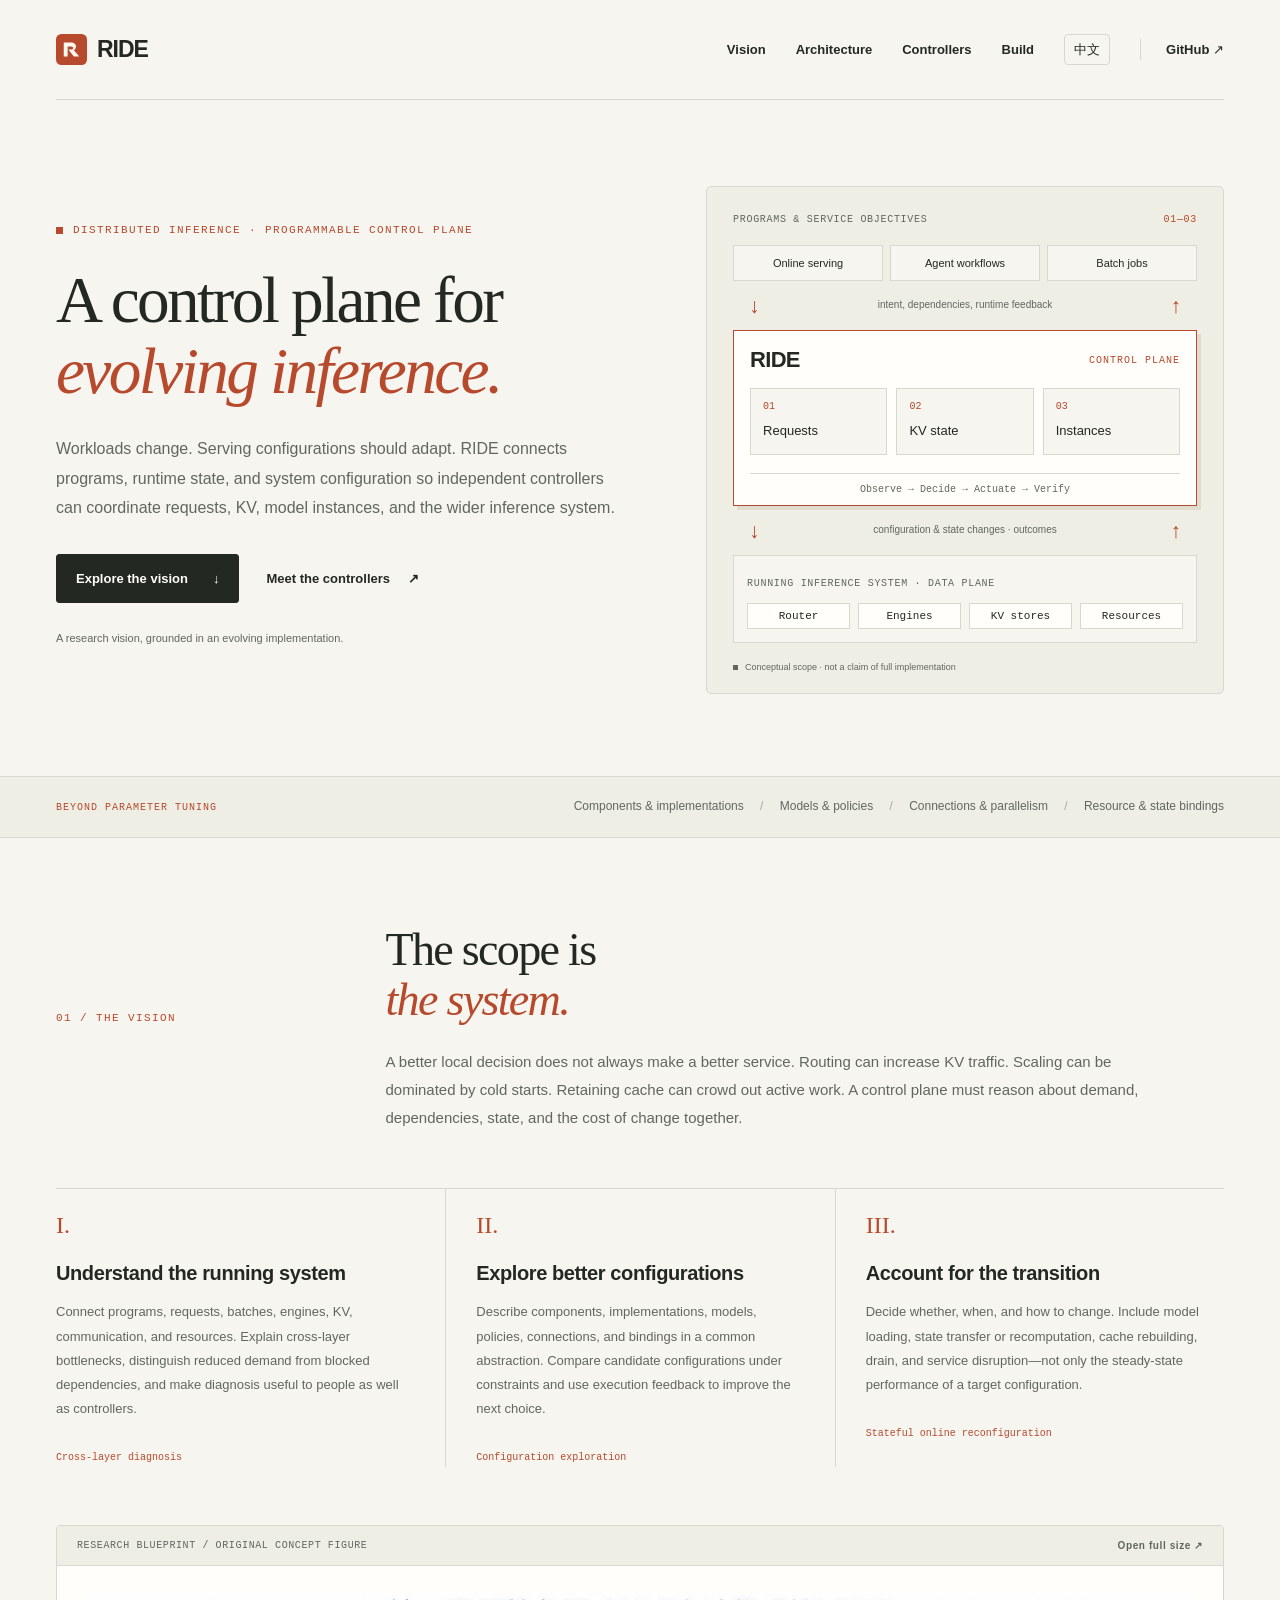
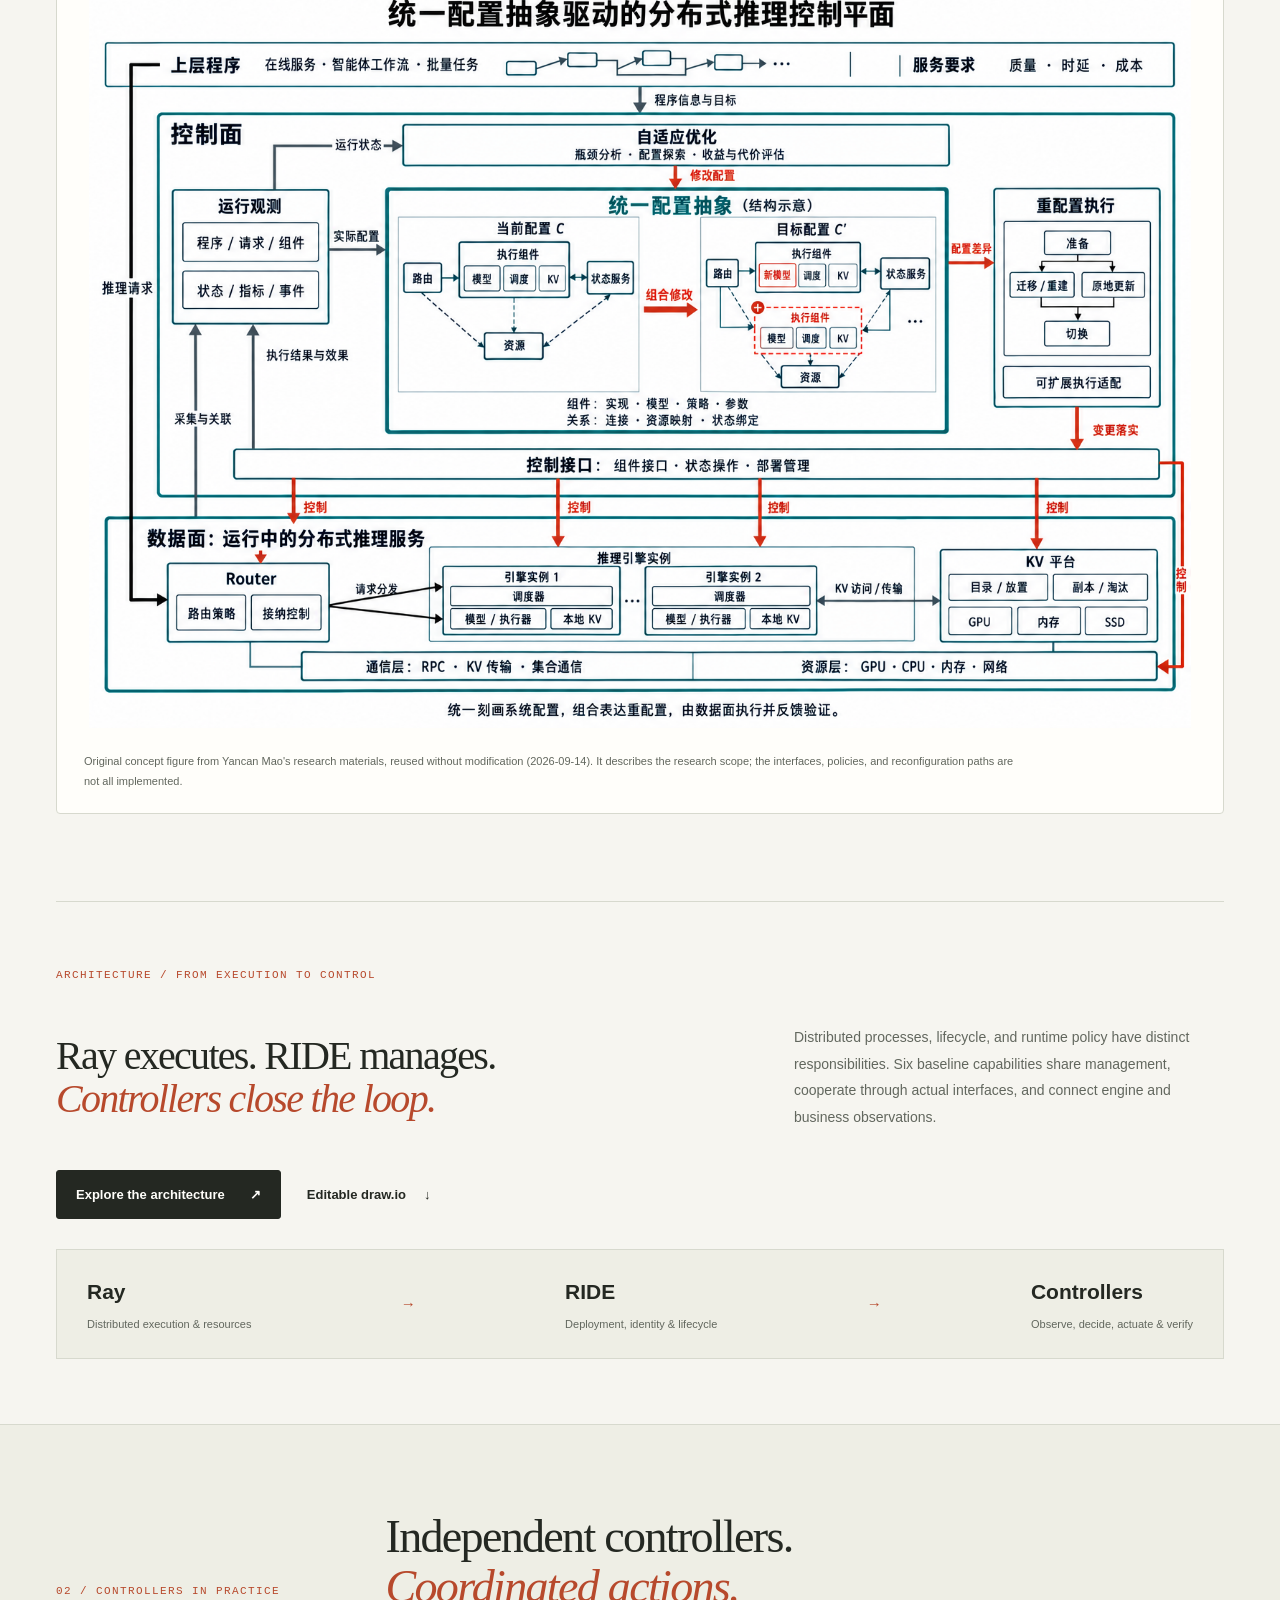
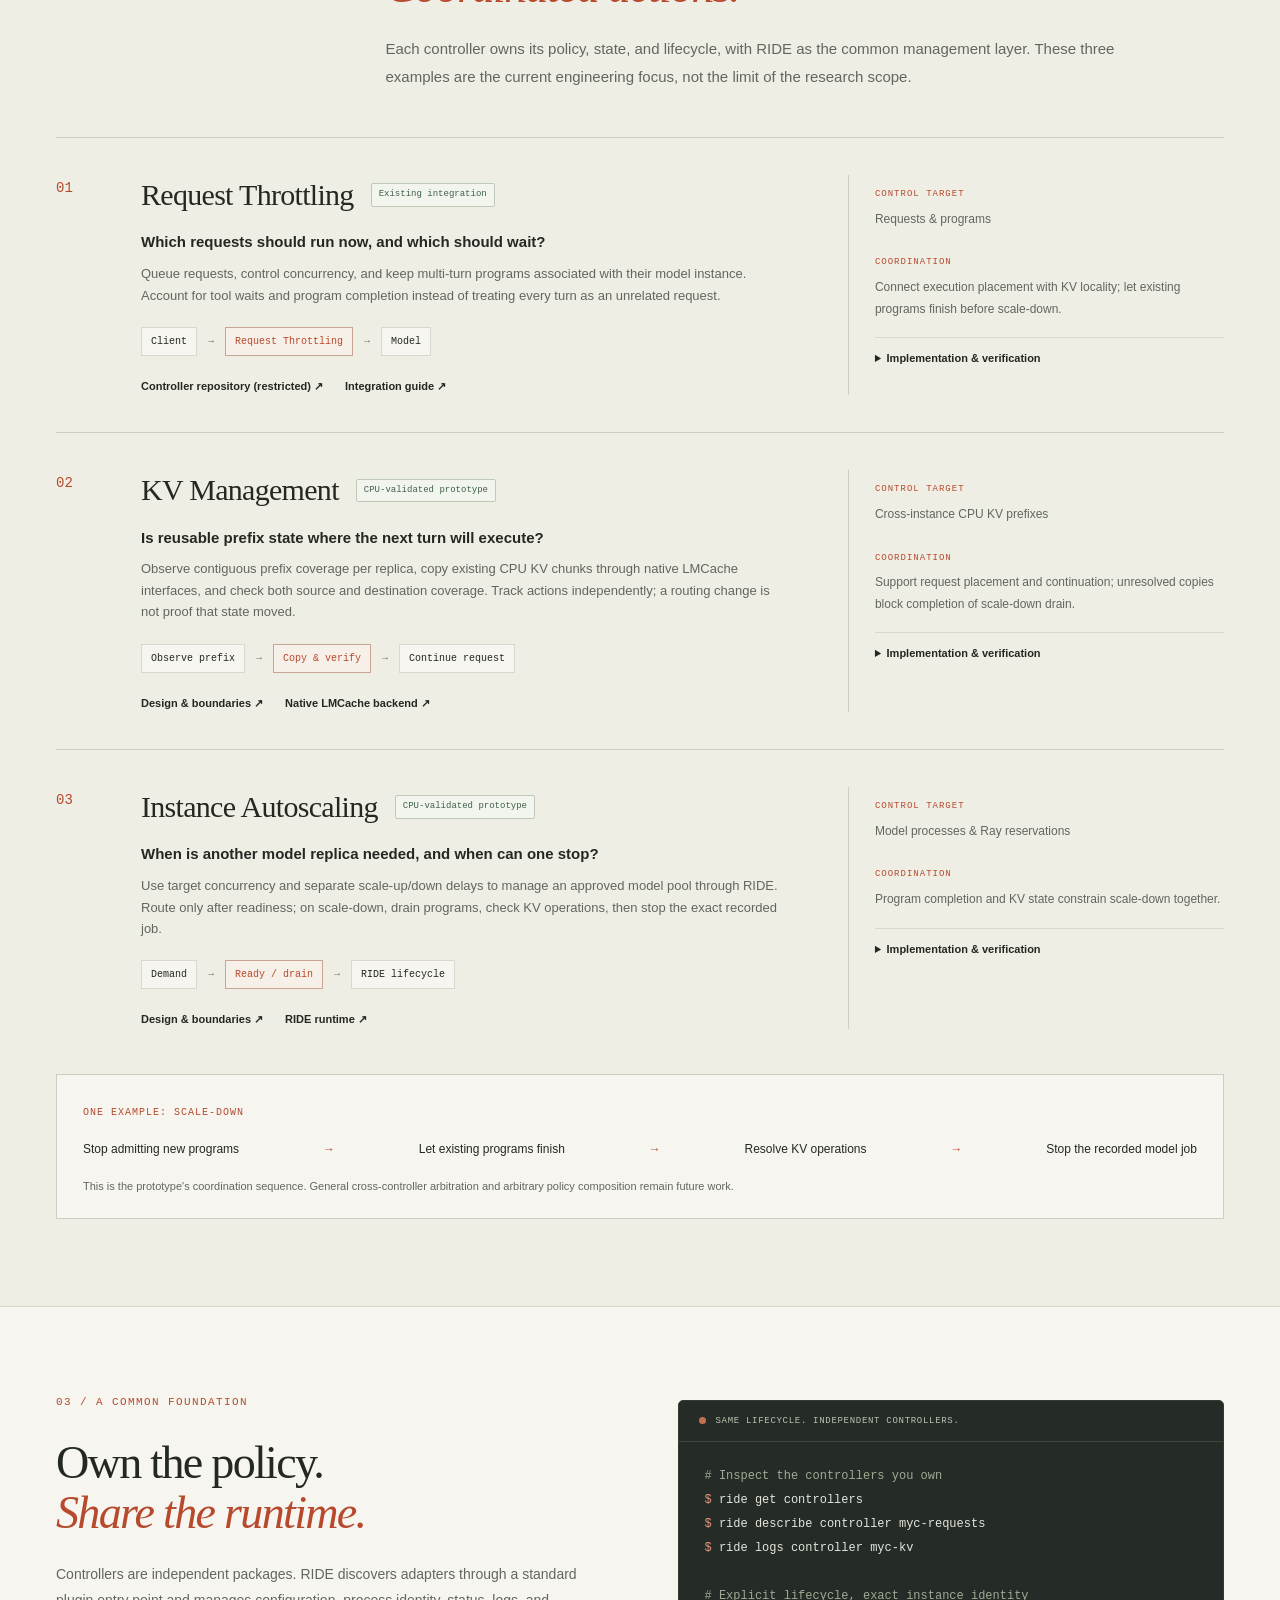
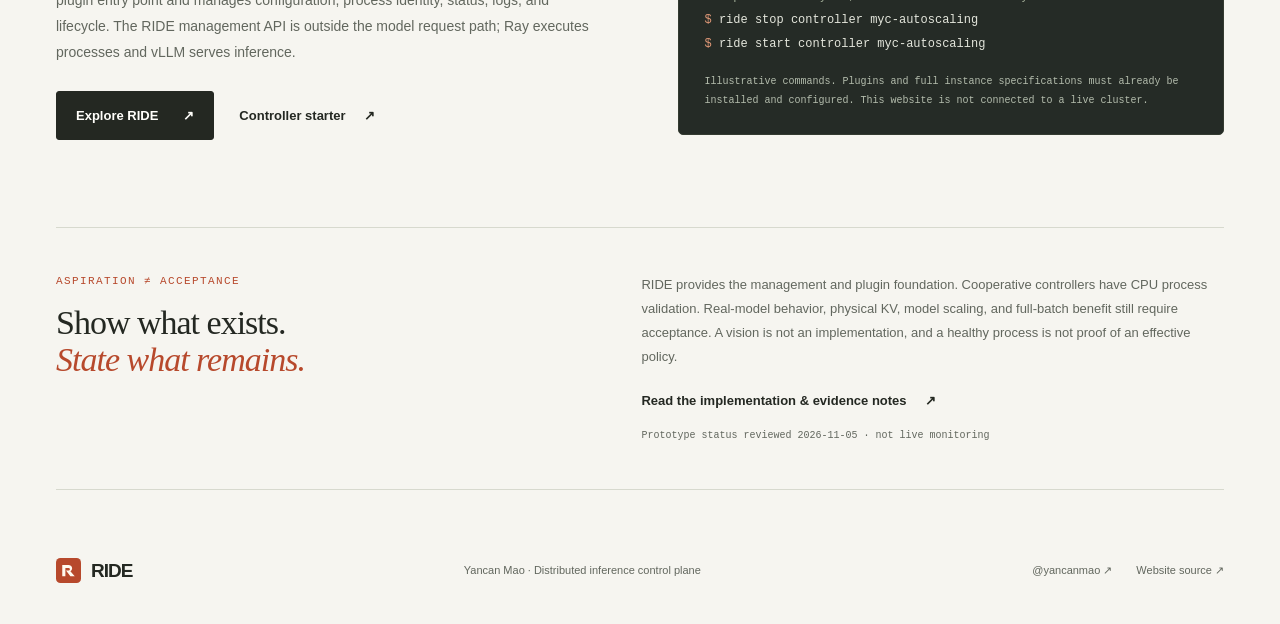
<file: index.html>
<!doctype html>
<html lang="en">
<head>
  <meta charset="utf-8">
  <meta name="viewport" content="width=device-width, initial-scale=1">
  <meta name="description" content="RIDE: a programmable control plane for distributed inference. Explore the vision, independent controllers, and current implementation.">
  <meta name="theme-color" content="#f6f5f0">
  <meta property="og:title" content="RIDE — A control plane for evolving inference">
  <meta property="og:description" content="Understand the running system. Explore better configurations. Make stateful changes with their costs in view.">
  <meta property="og:type" content="website">
  <title>RIDE — A control plane for evolving inference</title>
  <link rel="icon" href="assets/mark.svg" type="image/svg+xml">
  <link rel="stylesheet" href="styles.css">
  <script src="script.js" defer></script>
</head>
<body>
  <a class="skip-link" href="#main" data-zh="跳到正文">Skip to content</a>
  <header class="site-header wrap">
    <a class="brand" href="#" aria-label="RIDE home"><img src="assets/mark.svg" width="31" height="31" alt=""><span>RIDE</span></a>
    <nav aria-label="Main navigation">
      <a href="#vision" data-zh="愿景">Vision</a>
      <a href="#architecture" data-zh="系统架构">Architecture</a>
      <a href="#controllers" data-zh="Controller 实例">Controllers</a>
      <a href="#build" data-zh="开发接入">Build</a>
      <button id="language" type="button" aria-label="Switch to Chinese">中文</button>
      <a class="nav-source" href="https://github.com/vLLM-HUST/ride">GitHub <span aria-hidden="true">↗</span></a>
    </nav>
  </header>

  <main id="main">
    <section class="hero wrap" aria-labelledby="hero-title">
      <div class="hero-copy">
        <p class="eyebrow"><span class="small-square"></span><span data-zh="分布式推理 · 可编程控制面">DISTRIBUTED INFERENCE · PROGRAMMABLE CONTROL PLANE</span></p>
        <h1 id="hero-title" data-zh="让推理系统<br>随负载而变。" data-html>A control plane for<br><em>evolving inference.</em></h1>
        <p class="hero-description" data-zh="负载在变，配置也应随之调整。RIDE 的目标是连接程序、运行状态与系统配置，让独立 Controller 协同管理请求、KV、模型实例，以及更广泛的推理服务组件。">Workloads change. Serving configurations should adapt. RIDE connects programs, runtime state, and system configuration so independent controllers can coordinate requests, KV, model instances, and the wider inference system.</p>
        <div class="hero-actions"><a class="button primary" href="#vision"><span data-zh="探索控制面愿景">Explore the vision</span><span aria-hidden="true">↓</span></a><a class="text-link" href="#controllers"><span data-zh="查看 Controller 实例">Meet the controllers</span><span aria-hidden="true">↗</span></a></div>
        <p class="hero-note" data-zh="一个研究愿景，一套逐步落地的控制面。">A research vision, grounded in an evolving implementation.</p>
      </div>
      <div class="system-map" aria-label="Conceptual scope: workloads, RIDE controllers, and the inference data plane">
        <div class="map-top"><span class="map-label" data-zh="程序与服务目标">PROGRAMS & SERVICE OBJECTIVES</span><span class="map-number">01—03</span></div>
        <div class="workload-row"><span data-zh="在线服务">Online serving</span><span data-zh="Agent 工作流">Agent workflows</span><span data-zh="批量任务">Batch jobs</span></div>
        <div class="map-flow"><span>↓</span><span data-zh="需求、依赖、运行反馈">intent, dependencies, runtime feedback</span><span>↑</span></div>
        <div class="map-plane">
          <div class="plane-title"><strong>RIDE</strong><span data-zh="控制面">CONTROL PLANE</span></div>
          <div class="controller-nodes"><a href="#request-throttling"><b>01</b><span data-zh="请求控制">Requests</span></a><a href="#kv-management"><b>02</b><span data-zh="KV 管理">KV state</span></a><a href="#instance-autoscaling"><b>03</b><span data-zh="实例扩缩">Instances</span></a></div>
          <div class="plane-baseline" data-zh="观测 → 决策 → 执行 → 验证">Observe → Decide → Actuate → Verify</div>
        </div>
        <div class="map-flow"><span>↓</span><span data-zh="配置与状态变更 · 执行结果">configuration & state changes · outcomes</span><span>↑</span></div>
        <div class="data-plane"><span class="map-label" data-zh="运行中的推理服务 · 数据面">RUNNING INFERENCE SYSTEM · DATA PLANE</span><div><span>Router</span><span>Engines</span><span>KV stores</span><span>Resources</span></div></div>
        <p class="map-caption"><span class="small-square"></span><span data-zh="概念视图 · 不代表完整能力已实现">Conceptual scope · not a claim of full implementation</span></p>
      </div>
    </section>

    <div class="scope-strip"><div class="wrap"><span data-zh="控制对象不止参数">BEYOND PARAMETER TUNING</span><p data-zh="组件与实现 <i>／</i> 模型与策略 <i>／</i> 连接与并行组织 <i>／</i> 资源与状态绑定" data-html>Components & implementations <i>/</i> Models & policies <i>/</i> Connections & parallelism <i>/</i> Resource & state bindings</p></div></div>

    <section class="section wrap" id="vision" aria-labelledby="vision-title">
      <div class="section-heading"><p class="eyebrow" data-zh="01 / 研究愿景">01 / THE VISION</p><div><h2 id="vision-title" data-zh="以整个推理服务<br>作为优化对象。" data-html>The scope is<br><em>the system.</em></h2><p class="section-intro" data-zh="一个局部最优，未必带来更好的服务。请求分散可能增加 KV 传输，扩容可能受冷启动拖累，缓存保留也可能挤占活跃任务。控制面需要一起看需求、依赖、状态与改变的代价。">A better local decision does not always make a better service. Routing can increase KV traffic. Scaling can be dominated by cold starts. Retaining cache can crowd out active work. A control plane must reason about demand, dependencies, state, and the cost of change together.</p></div></div>
      <div class="research-grid">
        <article><span class="research-number">I.</span><h3 data-zh="理解正在运行的系统">Understand the running system</h3><p data-zh="关联程序、请求、批次、引擎、KV、通信与资源，分析跨层瓶颈。区分需求下降、依赖阻塞与容量不足；诊断也应能独立服务人工分析。">Connect programs, requests, batches, engines, KV, communication, and resources. Explain cross-layer bottlenecks, distinguish reduced demand from blocked dependencies, and make diagnosis useful to people as well as controllers.</p><span class="research-tag" data-zh="跨层运行状态感知与瓶颈分析">Cross-layer diagnosis</span></article>
        <article><span class="research-number">II.</span><h3 data-zh="探索更合适的配置">Explore better configurations</h3><p data-zh="用统一抽象描述组件、实现、模型、策略及它们的连接与绑定。在约束下比较目标配置，利用执行反馈改进选择，而非只调几个固定参数。">Describe components, implementations, models, policies, connections, and bindings in a common abstraction. Compare candidate configurations under constraints and use execution feedback to improve the next choice.</p><span class="research-tag" data-zh="统一配置抽象与协同优化">Configuration exploration</span></article>
        <article><span class="research-number">III.</span><h3 data-zh="把改变的代价算进去">Account for the transition</h3><p data-zh="决定是否改变、何时改变、怎样改变。将模型加载、状态搬运或重算、缓存重建、排空与服务扰动计入方案，而不是只看目标配置的稳态收益。">Decide whether, when, and how to change. Include model loading, state transfer or recomputation, cache rebuilding, drain, and service disruption—not only the steady-state performance of a target configuration.</p><span class="research-tag" data-zh="成本感知的有状态在线重配置">Stateful online reconfiguration</span></article>
      </div>
      <figure class="vision-figure">
        <div class="figure-toolbar"><span data-zh="研究蓝图 / 原始概念图">RESEARCH BLUEPRINT / ORIGINAL CONCEPT FIGURE</span><a href="assets/control-plane-vision.png" target="_blank" rel="noopener"><span data-zh="查看原图">Open full size</span> ↗</a></div>
        <a class="figure-image" href="assets/control-plane-vision.png" target="_blank" rel="noopener"><img src="assets/control-plane-vision.png" width="1536" height="1024" alt="Original RIDE research concept: current and target configurations, observation, stateful reconfiguration, and the inference data plane." loading="lazy"></a>
        <figcaption data-zh="沿用毛言粲研究材料中的原始概念图（2026-09-14），未改动。它描述研究范围，不表示所有接口、策略或重配置路径已经实现。">Original concept figure from Yancan Mao's research materials, reused without modification (2026-09-14). It describes the research scope; the interfaces, policies, and reconfiguration paths are not all implemented.</figcaption>
      </figure>
    </section>

    <section class="wrap architecture-overview" id="architecture" aria-labelledby="architecture-title">
      <p class="eyebrow" data-zh="系统架构 / 从执行底座到控制循环">ARCHITECTURE / FROM EXECUTION TO CONTROL</p>
      <div class="architecture-overview-copy"><h2 id="architecture-title" data-zh="Ray 承载，RIDE 管理，<br>Controller 运行控制循环。" data-html>Ray executes. RIDE manages.<br><em>Controllers close the loop.</em></h2><p data-zh="分布式进程、生命周期和运行时策略各有明确职责。六类基础能力共享管理入口，通过实际接口协作，并关联引擎与业务观测。">Distributed processes, lifecycle, and runtime policy have distinct responsibilities. Six baseline capabilities share management, cooperate through actual interfaces, and connect engine and business observations.</p></div>
      <div class="architecture-overview-links"><a class="button primary" href="docs/architecture.html"><span data-zh="查看完整架构与两张图">Explore the architecture</span> ↗</a><a class="text-link" href="assets/architecture/bundle/ride-architecture.drawio" download><span data-zh="下载可编辑 draw.io">Editable draw.io</span> ↓</a></div>
      <a class="architecture-strip" href="docs/architecture.html"><span><b>Ray</b><small data-zh="分布式执行与资源调度">Distributed execution & resources</small></span><i>→</i><span><b>RIDE</b><small data-zh="部署、身份与生命周期">Deployment, identity & lifecycle</small></span><i>→</i><span><b>Controllers</b><small data-zh="观测、决策、动作与核验">Observe, decide, actuate & verify</small></span></a>
    </section>

    <section class="controllers-section" id="controllers" aria-labelledby="controllers-title"><div class="wrap section">
      <div class="section-heading"><p class="eyebrow" data-zh="02 / 落地实例">02 / CONTROLLERS IN PRACTICE</p><div><h2 id="controllers-title" data-zh="独立运行，<br>协同控制。" data-html>Independent controllers.<br><em>Coordinated actions.</em></h2><p class="section-intro" data-zh="每个 Controller 拥有自己的策略、状态与生命周期，由 RIDE 统一管理。以下三个实例是当前工程的落点，并不是 RIDE 研究范围的上限。">Each controller owns its policy, state, and lifecycle, with RIDE as the common management layer. These three examples are the current engineering focus, not the limit of the research scope.</p></div></div>

      <article class="controller-row" id="request-throttling">
        <div class="controller-index">01</div><div class="controller-main"><div class="controller-heading"><h3>Request Throttling</h3><span class="badge" data-zh="已有接入">Existing integration</span></div><p class="controller-question" data-zh="什么请求现在执行，什么请求应该等待？">Which requests should run now, and which should wait?</p><p data-zh="在限流层排队、控制并发并保持多轮 program 的模型归属。把工具等待和 program 完成纳入控制，而不把每轮请求当作互不相关的任务。">Queue requests, control concurrency, and keep multi-turn programs associated with their model instance. Account for tool waits and program completion instead of treating every turn as an unrelated request.</p><div class="mini-path"><span data-zh="客户端">Client</span><i>→</i><strong data-zh="限流层">Request Throttling</strong><i>→</i><span data-zh="模型">Model</span></div><div class="controller-links"><a href="https://github.com/vLLM-HUST/request-throttling-controller"><span data-zh="Controller 仓库（访问受限）">Controller repository (restricted)</span> ↗</a><a href="https://github.com/vLLM-HUST/ride/blob/main/docs/guides/CONTROLLER_DEVELOPMENT.md"><span data-zh="接入指南">Integration guide</span> ↗</a></div></div><div class="controller-side"><span class="side-label" data-zh="控制对象">CONTROL TARGET</span><p data-zh="请求与 program">Requests & programs</p><span class="side-label" data-zh="协作关系">COORDINATION</span><p data-zh="把执行位置与 KV 局部性关联；在缩容前等待已有 program 完成。">Connect execution placement with KV locality; let existing programs finish before scale-down.</p><details><summary data-zh="当前实现与验证范围">Implementation & verification</summary><p data-zh="已有 Request Throttling 接入；新的 cooperative-requests 是独立实现，不等同于原版算法。新协作包已过云端 CPU 生命周期验证，尚未完成真实模型收益验收。">An existing Request Throttling integration is available. The new cooperative-requests is a separate implementation, not the original algorithm. The cooperative package has cloud CPU lifecycle validation; real-model performance acceptance is pending.</p><a href="assets/request-throttling-architecture.svg" target="_blank" rel="noopener" data-zh="查看原有架构图 ↗">View the existing architecture figure ↗</a></details></div>
      </article>

      <article class="controller-row" id="kv-management">
        <div class="controller-index">02</div><div class="controller-main"><div class="controller-heading"><h3>KV Management</h3><span class="badge" data-zh="CPU 原型已验证">CPU-validated prototype</span></div><p class="controller-question" data-zh="需要的前缀状态，是否在下一次执行的位置？">Is reusable prefix state where the next turn will execute?</p><p data-zh="查询各副本的连续前缀覆盖，通过原生 LMCache 接口复制已有 CPU KV chunks，并核对源与目标覆盖。独立维护动作记录，不把请求改派当成状态已经迁移。">Observe contiguous prefix coverage per replica, copy existing CPU KV chunks through native LMCache interfaces, and check both source and destination coverage. Track actions independently; a routing change is not proof that state moved.</p><div class="mini-path"><span data-zh="观测前缀">Observe prefix</span><i>→</i><strong data-zh="复制并核验">Copy & verify</strong><i>→</i><span data-zh="请求继续">Continue request</span></div><div class="controller-links"><a href="docs/controllers.html#kv"><span data-zh="查看设计与边界">Design & boundaries</span> ↗</a><a href="https://github.com/LMCache/LMCache"><span data-zh="原生 LMCache 后端">Native LMCache backend</span> ↗</a></div></div><div class="controller-side"><span class="side-label" data-zh="控制对象">CONTROL TARGET</span><p data-zh="跨实例 CPU KV 前缀">Cross-instance CPU KV prefixes</p><span class="side-label" data-zh="协作关系">COORDINATION</span><p data-zh="服务请求放置与续轮；未知复制结果阻止缩容排空完成。">Support request placement and continuation; unresolved copies block completion of scale-down drain.</p><details><summary data-zh="当前实现与验证范围">Implementation & verification</summary><p data-zh="插件与原生登记后端已通过云端 CPU 进程验证。真实设备搬运、物理字节和输出继承尚未验收；不提供任意设备 offload、GDN 或 MTP 状态搬运。">Plugin and native registry backend validated as cloud CPU processes. Physical transfer, device bytes, and output inheritance are not yet accepted. Arbitrary device offload, GDN, and MTP state transfer are outside this version.</p></details></div>
      </article>

      <article class="controller-row" id="instance-autoscaling">
        <div class="controller-index">03</div><div class="controller-main"><div class="controller-heading"><h3>Instance Autoscaling</h3><span class="badge" data-zh="CPU 原型已验证">CPU-validated prototype</span></div><p class="controller-question" data-zh="何时需要更多模型副本，何时可以安全停掉？">When is another model replica needed, and when can one stop?</p><p data-zh="根据目标并发与升降延迟，在允许的实例池中通过 RIDE 调整模型副本。扩容后先等就绪再接流量；缩容前先排空 program，再确认 KV 动作，最后按精确 Job 身份停止。">Use target concurrency and separate scale-up/down delays to manage an approved model pool through RIDE. Route only after readiness; on scale-down, drain programs, check KV operations, then stop the exact recorded job.</p><div class="mini-path"><span data-zh="需求变化">Demand</span><i>→</i><strong data-zh="就绪 / 排空">Ready / drain</strong><i>→</i><span data-zh="RIDE 生命周期">RIDE lifecycle</span></div><div class="controller-links"><a href="docs/controllers.html#instances"><span data-zh="查看设计与边界">Design & boundaries</span> ↗</a><a href="https://github.com/vLLM-HUST/ride"><span data-zh="RIDE 运行框架">RIDE runtime</span> ↗</a></div></div><div class="controller-side"><span class="side-label" data-zh="控制对象">CONTROL TARGET</span><p data-zh="模型进程与 Ray 资源预约">Model processes & Ray reservations</p><span class="side-label" data-zh="协作关系">COORDINATION</span><p data-zh="请求完成与 KV 状态共同约束缩容，而非直接杀掉副本。">Program completion and KV state constrain scale-down together.</p><details><summary data-zh="当前实现与验证范围">Implementation & verification</summary><p data-zh="CPU 协作与故障路径已检查，真实模型扩缩与收益待验。停止模型 Job 不会自动减少 Coder/RayCluster 申请的 NPU；当前不宣称降低平台占卡成本。">CPU cooperation and failure paths checked; actual model scaling and benefit remain unvalidated. Stopping a model job does not reduce the NPU allocation of its Coder/RayCluster. Platform allocation savings are not claimed.</p></details></div>
      </article>

      <div class="cooperation"><span class="cooperation-label" data-zh="以缩容为例">ONE EXAMPLE: SCALE-DOWN</span><div><span data-zh="停止接入新 program">Stop admitting new programs</span><b>→</b><span data-zh="等待已有 program 完成">Let existing programs finish</span><b>→</b><span data-zh="确认 KV 动作完成">Resolve KV operations</span><b>→</b><span data-zh="停止对应模型 Job">Stop the recorded model job</span></div><p data-zh="这是当前原型的协作顺序；通用的跨 Controller 冲突仲裁与任意策略组合仍是后续工作。">This is the prototype's coordination sequence. General cross-controller arbitration and arbitrary policy composition remain future work.</p></div>
    </div></section>

    <section class="section wrap build-section" id="build" aria-labelledby="build-title"><div><p class="eyebrow" data-zh="03 / 一个共同的入口">03 / A COMMON FOUNDATION</p><h2 id="build-title" data-zh="策略独立演进，<br>运行契约保持一致。" data-html>Own the policy.<br><em>Share the runtime.</em></h2><p data-zh="Controller 是独立的软件包。RIDE 通过标准插件入口加载它们，统一管理配置、进程身份、状态、日志与生命周期。RIDE 管理 API 不在模型请求路径上；Ray 是执行后端，vLLM 是数据面。">Controllers are independent packages. RIDE discovers adapters through a standard plugin entry point and manages configuration, process identity, status, logs, and lifecycle. The RIDE management API is outside the model request path; Ray executes processes and vLLM serves inference.</p><div class="build-links"><a class="button primary" href="https://github.com/vLLM-HUST/ride"><span data-zh="查看 RIDE 源码">Explore RIDE</span> ↗</a><a class="text-link" href="https://github.com/vLLM-HUST/ride-controller-demo"><span data-zh="Controller 开发模板">Controller starter</span> ↗</a></div></div><div class="terminal"><div class="terminal-header"><span class="terminal-dot"></span><span data-zh="相同的生命周期，独立的 Controller">SAME LIFECYCLE. INDEPENDENT CONTROLLERS.</span></div><pre><code><span class="comment"># Inspect the controllers you own</span>
<span class="prompt">$</span> ride get controllers
<span class="prompt">$</span> ride describe controller myc-requests
<span class="prompt">$</span> ride logs controller myc-kv

<span class="comment"># Explicit lifecycle, exact instance identity</span>
<span class="prompt">$</span> ride stop controller myc-autoscaling
<span class="prompt">$</span> ride start controller myc-autoscaling</code></pre><p data-zh="命令示意：需事先安装对应插件并载入完整实例配置；不代表此网站连接了运行中的集群。">Illustrative commands. Plugins and full instance specifications must already be installed and configured. This website is not connected to a live cluster.</p></div></section>

    <section class="evidence-section wrap" id="status"><div><p class="eyebrow" data-zh="研究目标与证据分开">ASPIRATION ≠ ACCEPTANCE</p><h2 data-zh="清楚地说明，<br>走到了哪里。" data-html>Show what exists.<br><em>State what remains.</em></h2></div><div><p data-zh="RIDE 提供管理与插件基础；协作 Controller 已完成 CPU 进程验证。真实模型、物理 KV、模型扩缩与完整批次收益仍需逐项验收。愿景不等于实现，进程健康也不等于算法有效。">RIDE provides the management and plugin foundation. Cooperative controllers have CPU process validation. Real-model behavior, physical KV, model scaling, and full-batch benefit still require acceptance. A vision is not an implementation, and a healthy process is not proof of an effective policy.</p><a class="text-link" href="docs/controllers.html"><span data-zh="逐项查看实现、证据与未完成项">Read the implementation & evidence notes</span> ↗</a><p class="status-date" data-zh="原型状态核对：2026-11-05 · 非实时监控">Prototype status reviewed 2026-11-05 · not live monitoring</p></div></section>
  </main>
  <footer class="wrap"><a class="brand" href="#"><img src="assets/mark.svg" width="25" height="25" alt=""><span>RIDE</span></a><p data-zh="毛言粲 · 分布式推理控制面">Yancan Mao · Distributed inference control plane</p><div><a href="https://github.com/yancanmao">@yancanmao ↗</a><a href="https://github.com/yancanmao/ride-website" data-zh="网站源码 ↗">Website source ↗</a></div></footer>
</body>
</html>
</file>
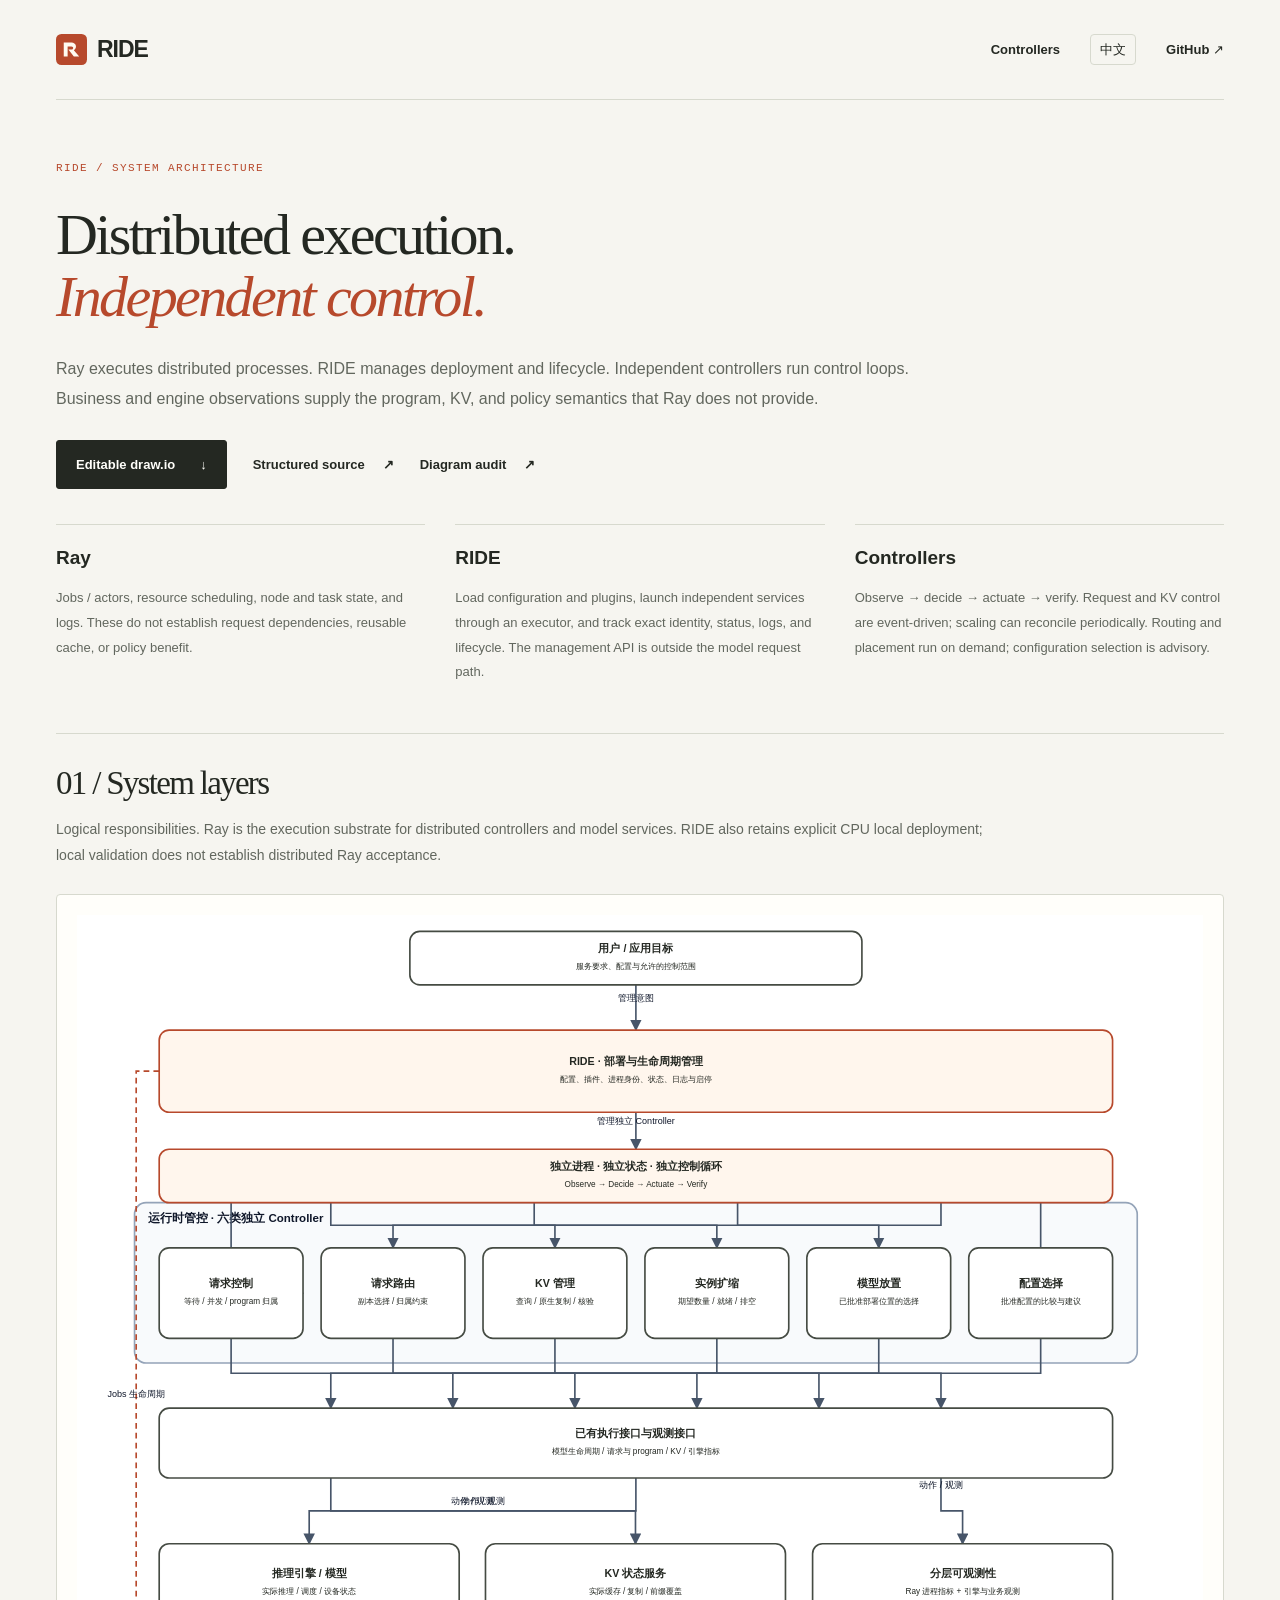
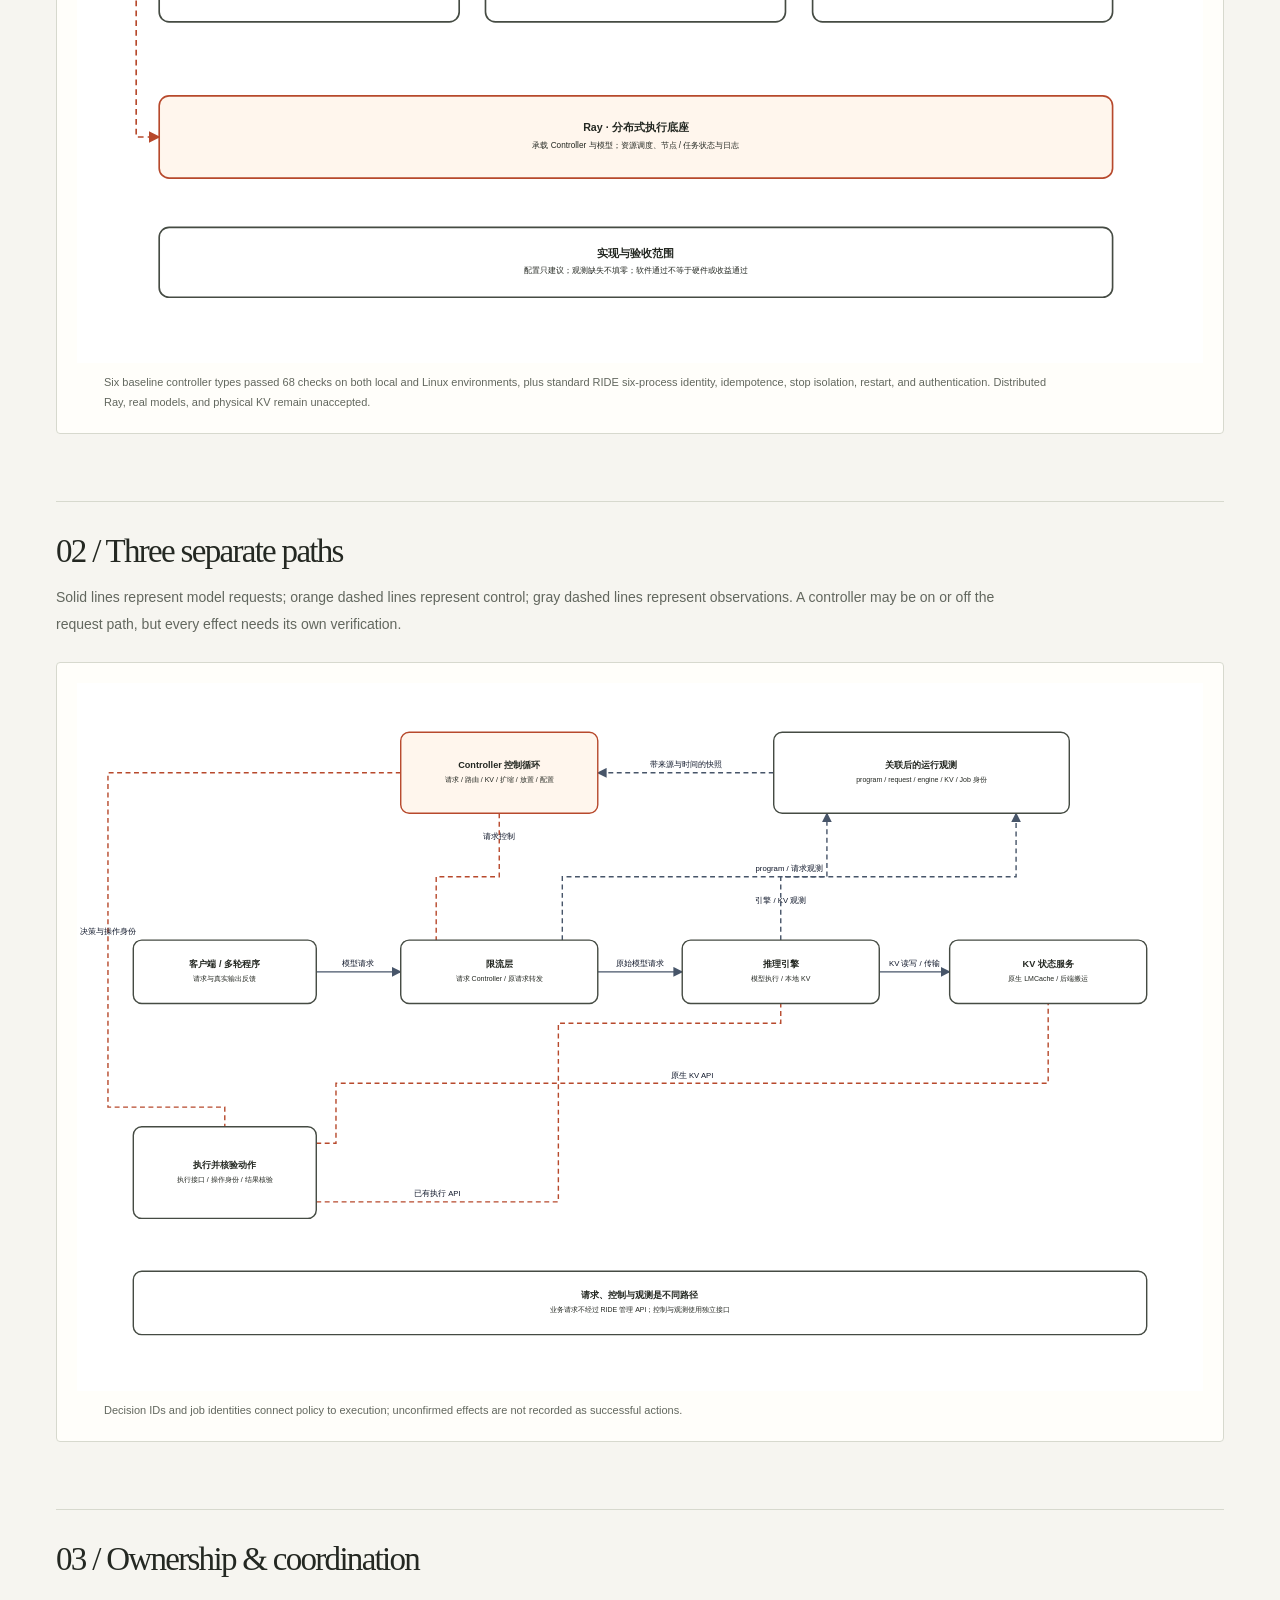
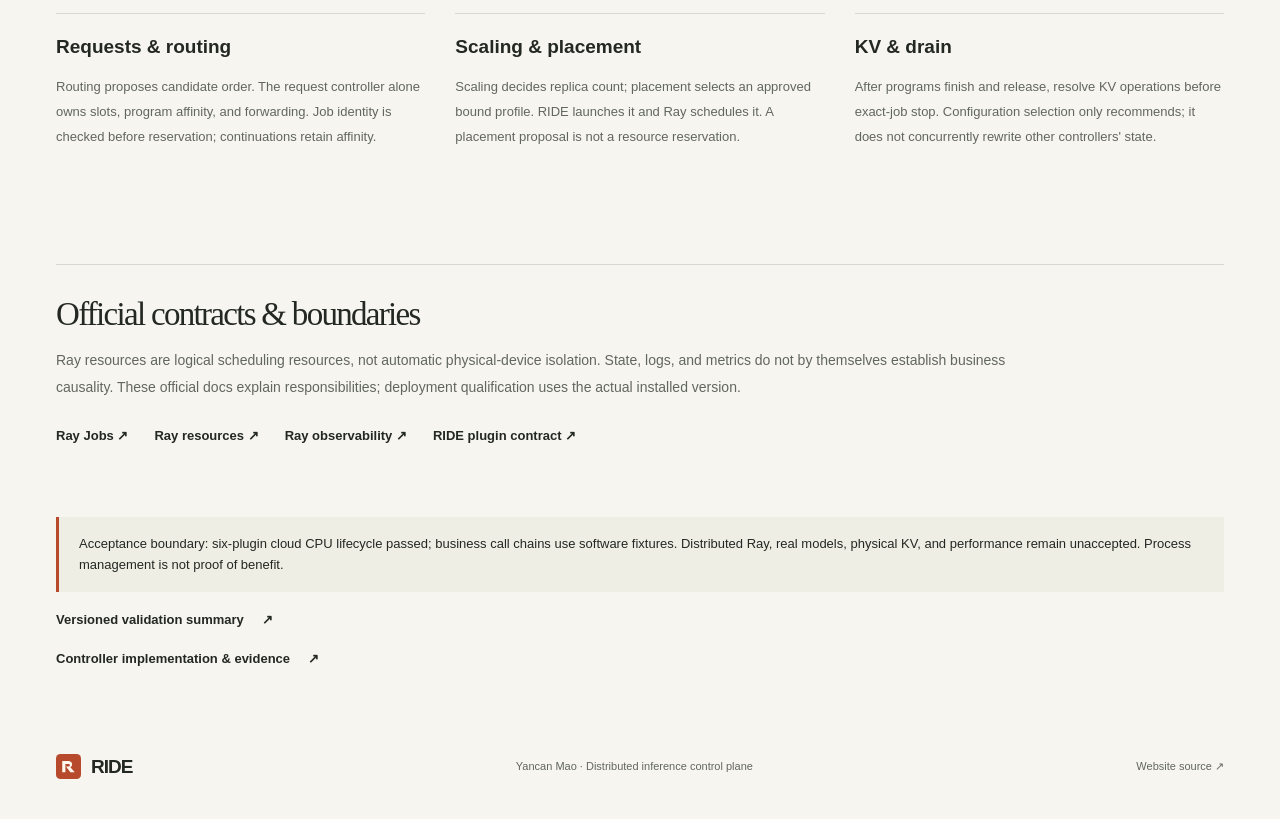
<file: docs/architecture.html>
<!doctype html>
<html lang="en"><head><meta charset="utf-8"><meta name="viewport" content="width=device-width, initial-scale=1"><title>System architecture — RIDE</title><meta name="description" content="Ray as execution substrate, RIDE as deployment and lifecycle manager, independent controllers as runtime control loops."><link rel="icon" href="../assets/mark.svg" type="image/svg+xml"><link rel="stylesheet" href="../styles.css"><script src="../script.js" defer></script></head><body>
<a class="skip-link" href="#main" data-zh="跳到正文">Skip to content</a><header class="site-header wrap"><a class="brand" href="../index.html"><img src="../assets/mark.svg" width="31" height="31" alt=""><span>RIDE</span></a><nav aria-label="Main navigation"><a href="../index.html#controllers" data-zh="Controller 实例">Controllers</a><button id="language" type="button" aria-label="Switch to Chinese">中文</button><a href="https://github.com/vLLM-HUST/ride">GitHub ↗</a></nav></header>
<main id="main" class="wrap architecture-page"><p class="eyebrow" data-zh="RIDE / 系统架构">RIDE / SYSTEM ARCHITECTURE</p><h1 data-zh="分布式执行，<br>统一管理，独立控制。" data-html>Distributed execution.<br><em>Independent control.</em></h1><p class="architecture-intro" data-zh="Ray 承载进程，RIDE 管理部署与生命周期，各 Controller 执行运行时控制循环。业务与引擎观测补足 Ray 不具备的 program、KV 和策略语义。">Ray executes distributed processes. RIDE manages deployment and lifecycle. Independent controllers run control loops. Business and engine observations supply the program, KV, and policy semantics that Ray does not provide.</p>
<div class="architecture-downloads"><a class="button primary" href="../assets/architecture/bundle/ride-architecture.drawio" download><span data-zh="下载可编辑 draw.io">Editable draw.io</span> ↓</a><a class="text-link" href="../assets/architecture/ride-architecture.json"><span data-zh="结构化源文件">Structured source</span> ↗</a><a class="text-link" href="../assets/architecture/bundle/audit.json"><span data-zh="图结构检查">Diagram audit</span> ↗</a></div>
<div class="architecture-layer-guide"><article><b>Ray</b><p data-zh="提供 Jobs / Actors、资源调度、节点和任务状态及日志。资源调度不等于知道请求依赖、缓存是否可复用或决策是否有收益。">Jobs / actors, resource scheduling, node and task state, and logs. These do not establish request dependencies, reusable cache, or policy benefit.</p></article><article><b>RIDE</b><p data-zh="加载配置与插件，通过执行后端拉起独立服务；维护精确进程身份、状态、日志与启停。管理 API 不转发每个模型请求。">Load configuration and plugins, launch independent services through an executor, and track exact identity, status, logs, and lifecycle. The management API is outside the model request path.</p></article><article><b data-zh="Controllers">Controllers</b><p data-zh="观察 → 决策 → 执行 → 核验。请求与 KV 按事件驱动，扩缩可以周期调谐；路由和放置由实际调用触发，配置选择先输出建议。">Observe → decide → actuate → verify. Request and KV control are event-driven; scaling can reconcile periodically. Routing and placement run on demand; configuration selection is advisory.</p></article></div>
<section id="layers"><h2 data-zh="01 / 系统分层">01 / System layers</h2><p data-zh="逻辑职责视图。Ray 是执行底座；图中的业务服务与 Controller 可以由它分布式承载。RIDE 也保留显式 CPU local 模式用于独立部署，local 资格不外推为 Ray 分布式验收。">Logical responsibilities. Ray is the execution substrate for distributed controllers and model services. RIDE also retains explicit CPU local deployment; local validation does not establish distributed Ray acceptance.</p><figure class="vision-figure"><a href="../assets/architecture/bundle/previews/system-layers.svg" target="_blank" rel="noopener"><img src="../assets/architecture/bundle/previews/system-layers.svg" width="1370" height="1275" alt="System layers: user goals, RIDE lifecycle management, six controllers, backend interfaces, model and KV services, observability, and Ray." loading="lazy"></a><figcaption data-zh="六类基础 Controller 本地与 Linux 各68项检查通过；标准 RIDE 六进程的身份、幂等、停止隔离、恢复与鉴权已通过。真实 Ray 分布式、模型与物理 KV 仍待验。">Six baseline controller types passed 68 checks on both local and Linux environments, plus standard RIDE six-process identity, idempotence, stop isolation, restart, and authentication. Distributed Ray, real models, and physical KV remain unaccepted.</figcaption></figure></section>
<section id="paths"><h2 data-zh="02 / 三条不同的路径">02 / Three separate paths</h2><p data-zh="实线表示模型请求；橙色虚线表示控制动作；灰色虚线表示观测反馈。Controller 可以在业务请求路径内或路径外，但每个动作都需要独立的结果证据。">Solid lines represent model requests; orange dashed lines represent control; gray dashed lines represent observations. A controller may be on or off the request path, but every effect needs its own verification.</p><figure class="vision-figure"><a href="../assets/architecture/bundle/previews/control-observation.svg" target="_blank" rel="noopener"><img src="../assets/architecture/bundle/previews/control-observation.svg" width="1600" height="1005" alt="Separate business requests, control actions, and observation feedback; RIDE management is not a model request proxy." loading="lazy"></a><figcaption data-zh="变更记录、操作编号与 Job 身份连接决策和执行；未确认的动作不能记录为已生效。">Decision IDs and job identities connect policy to execution; unconfirmed effects are not recorded as successful actions.</figcaption></figure></section>
<section id="cooperation"><h2 data-zh="03 / 控制权与协作">03 / Ownership & coordination</h2><div class="architecture-layer-guide"><article><b data-zh="请求与路由">Requests & routing</b><p data-zh="路由 Controller 返回候选顺序；请求 Controller 是槽位、program 归属和转发的唯一写入者。占用前核 Job 身份，已有 program 的续轮保持归属。">Routing proposes candidate order. The request controller alone owns slots, program affinity, and forwarding. Job identity is checked before reservation; continuations retain affinity.</p></article><article><b data-zh="扩缩与放置">Scaling & placement</b><p data-zh="扩缩决定数量，放置在批准的部署方案中选择；RIDE 负责启动，Ray 负责实际调度。放置建议不是物理资源预约或当前空闲卡证明。">Scaling decides replica count; placement selects an approved bound profile. RIDE launches it and Ray schedules it. A placement proposal is not a resource reservation.</p></article><article><b data-zh="KV 与排空">KV & drain</b><p data-zh="已有 program 完成并 release 后，检查 KV 动作是否已解决，再按精确 Job 停止旧副本。配置选择第一版只建议，不并发改写其他 Controller 的状态。">After programs finish and release, resolve KV operations before exact-job stop. Configuration selection only recommends; it does not concurrently rewrite other controllers' state.</p></article></div></section>
<section id="references"><h2 data-zh="官方契约与能力边界">Official contracts & boundaries</h2><p data-zh="Ray 的资源是逻辑调度资源，不自动等于物理设备隔离；状态、日志和指标也不自动构成业务因果诊断。这里引用当前官方文档说明职责，部署资格仍以实际安装版本为准。">Ray resources are logical scheduling resources, not automatic physical-device isolation. State, logs, and metrics do not by themselves establish business causality. These official docs explain responsibilities; deployment qualification uses the actual installed version.</p><div class="architecture-downloads"><a class="text-link" href="https://docs.ray.io/en/latest/cluster/running-applications/job-submission/index.html">Ray Jobs ↗</a><a class="text-link" href="https://docs.ray.io/en/latest/ray-core/scheduling/resources.html">Ray resources ↗</a><a class="text-link" href="https://docs.ray.io/en/latest/ray-observability/index.html">Ray observability ↗</a><a class="text-link" href="https://github.com/vLLM-HUST/ride/blob/main/docs/guides/CONTROLLER_DEVELOPMENT.md">RIDE plugin contract ↗</a></div></section>
<p class="callout" data-zh="验证边界：六插件的云端 CPU 生命周期已通过；业务控制链使用软件 fixture 验证。真实 Ray 分布式、模型、物理 KV 与性能仍未验收；进程管理通过不等于收益已证明。">Acceptance boundary: six-plugin cloud CPU lifecycle passed; business call chains use software fixtures. Distributed Ray, real models, physical KV, and performance remain unaccepted. Process management is not proof of benefit.</p><p><a class="text-link" href="../assets/architecture/validation-summary.json"><span data-zh="固定版本验证摘要">Versioned validation summary</span> ↗</a></p><p><a class="text-link" href="controllers.html"><span data-zh="查看 Controller 实现与证据">Controller implementation & evidence</span> ↗</a></p></main><footer class="wrap"><a class="brand" href="../index.html"><img src="../assets/mark.svg" width="25" height="25" alt=""><span>RIDE</span></a><p data-zh="毛言粲 · 分布式推理控制面">Yancan Mao · Distributed inference control plane</p><div><a href="https://github.com/yancanmao/ride-website" data-zh="网站源码 ↗">Website source ↗</a></div></footer></body></html>
</file>
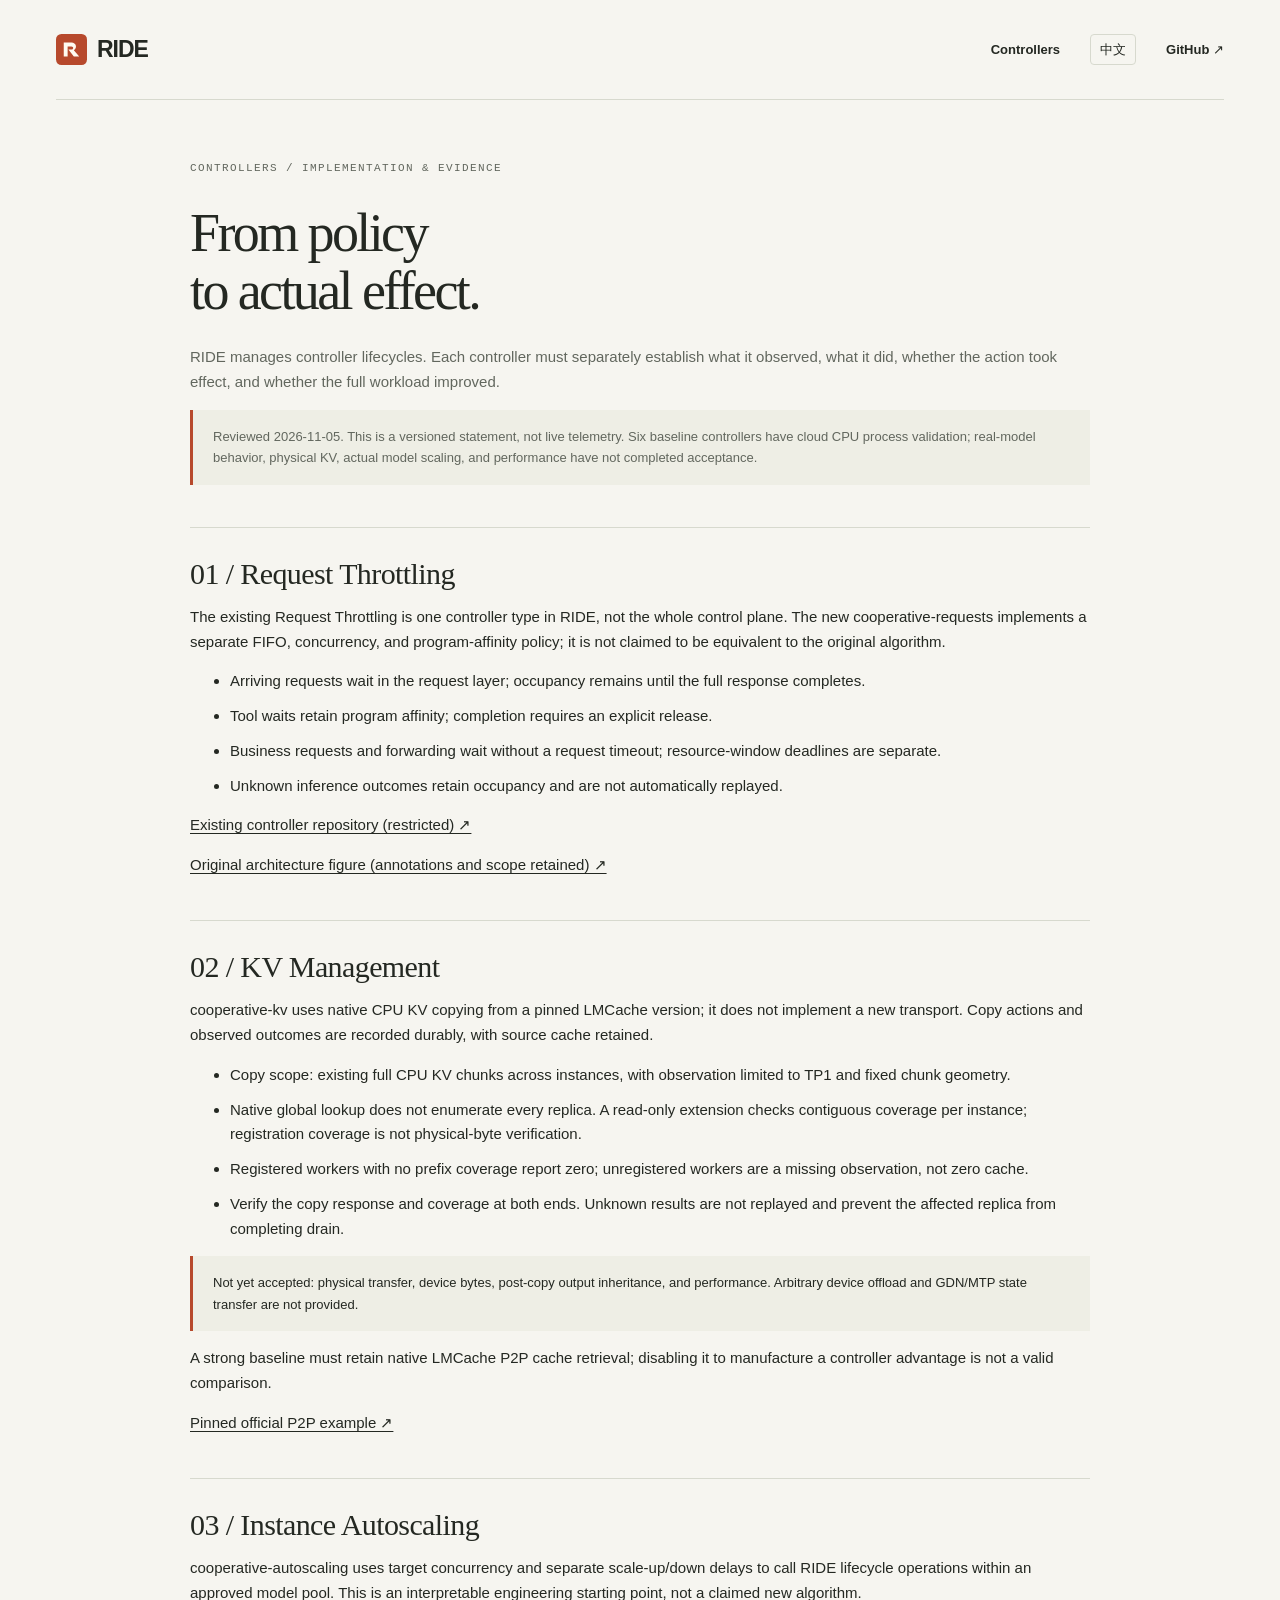
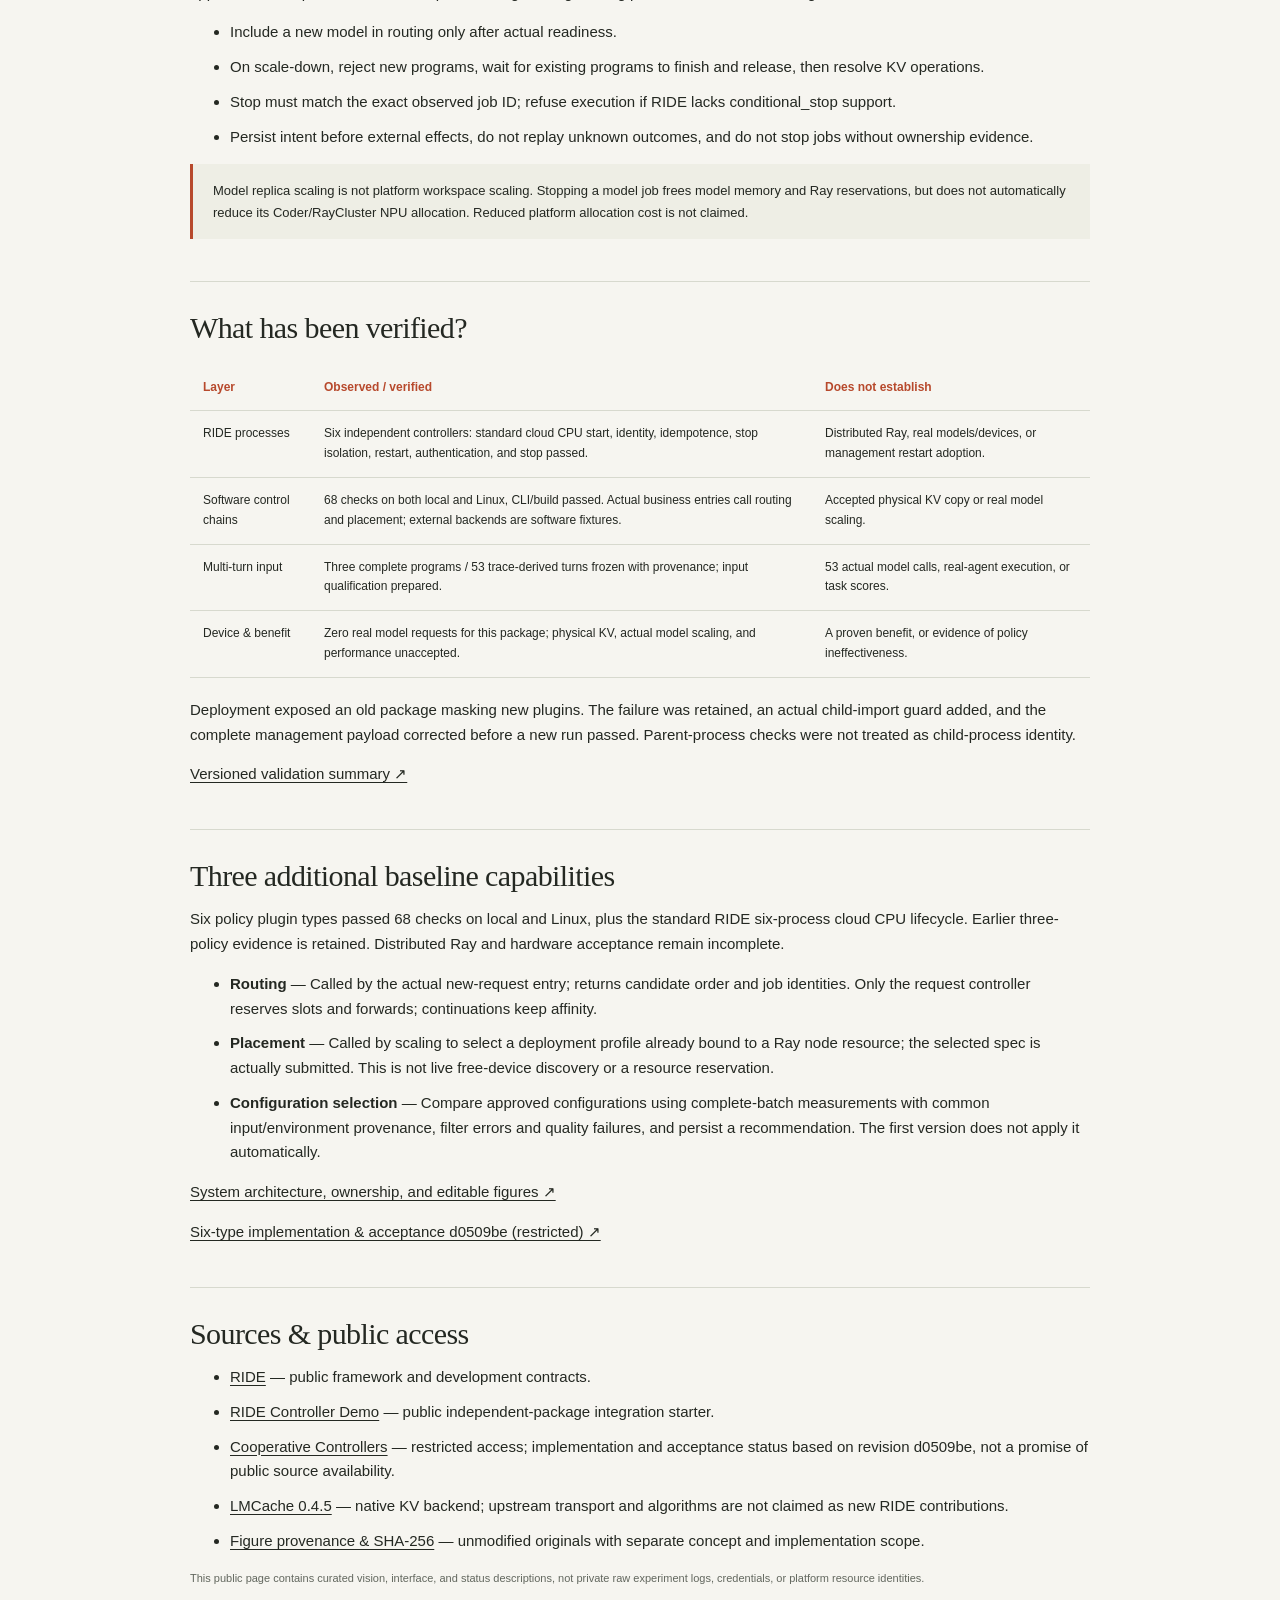
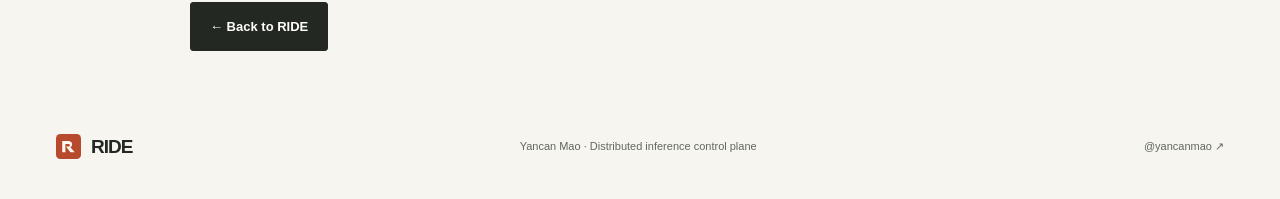
<file: docs/controllers.html>
<!doctype html>
<html lang="en"><head><meta charset="utf-8"><meta name="viewport" content="width=device-width, initial-scale=1"><meta name="description" content="Implementation and evidence boundaries for RIDE request, KV, and instance controllers."><title>Controllers & evidence — RIDE</title><link rel="icon" href="../assets/mark.svg" type="image/svg+xml"><link rel="stylesheet" href="../styles.css"><script src="../script.js" defer></script></head><body>
<a class="skip-link" href="#main" data-zh="跳到正文">Skip to content</a><header class="site-header wrap"><a class="brand" href="../index.html"><img src="../assets/mark.svg" width="31" height="31" alt=""><span>RIDE</span></a><nav aria-label="Main navigation"><a href="../index.html#controllers" data-zh="Controller 实例">Controllers</a><button id="language" type="button" aria-label="Switch to Chinese">中文</button><a href="https://github.com/vLLM-HUST/ride">GitHub ↗</a></nav></header>
<main class="detail-page wrap" id="main"><p class="eyebrow" data-zh="Controller / 实现与证据">CONTROLLERS / IMPLEMENTATION & EVIDENCE</p><h1 data-zh="从策略，<br>到实际效果。" data-html>From policy<br>to actual effect.</h1><p data-zh="RIDE 管理 Controller 生命周期。每个 Controller 还必须独立证明：看到了什么、采取了什么动作、动作是否生效、以及是否改善完整工作负载。">RIDE manages controller lifecycles. Each controller must separately establish what it observed, what it did, whether the action took effect, and whether the full workload improved.</p><p class="callout" data-zh="状态核对日期：2026-11-05。这是固定版本的说明，不是实时运行状态。六个基础 Controller 已完成云端 CPU 进程验证；真实模型、物理 KV、实际扩缩和性能尚未完成验收。">Reviewed 2026-11-05. This is a versioned statement, not live telemetry. Six baseline controllers have cloud CPU process validation; real-model behavior, physical KV, actual model scaling, and performance have not completed acceptance.</p>

<section id="requests"><h2>01 / Request Throttling</h2><p data-zh="现有 Request Throttling 是 RIDE 中的一个 Controller 类型；不能将其等同于完整控制面。新的 cooperative-requests 是独立的 FIFO、并发与 program 归属实现，不声称等同于原有算法。">The existing Request Throttling is one controller type in RIDE, not the whole control plane. The new cooperative-requests implements a separate FIFO, concurrency, and program-affinity policy; it is not claimed to be equivalent to the original algorithm.</p><ul><li data-zh="请求到达后在限流层等待；完整响应结束前保持请求占用。">Arriving requests wait in the request layer; occupancy remains until the full response completes.</li><li data-zh="同 program 的工具等待保留归属；完成后显式 release。">Tool waits retain program affinity; completion requires an explicit release.</li><li data-zh="业务请求与转发使用无限等待；资源运行期限单独处理。">Business requests and forwarding wait without a request timeout; resource-window deadlines are separate.</li><li data-zh="推理结果未知时保留占用，不自动重放请求。">Unknown inference outcomes retain occupancy and are not automatically replayed.</li></ul><p><a href="https://github.com/vLLM-HUST/request-throttling-controller" data-zh="原有 Controller 仓库（访问受限） ↗">Existing controller repository (restricted) ↗</a></p><p><a href="../assets/request-throttling-architecture.svg" data-zh="原始架构图（保留原注释与验证边界） ↗">Original architecture figure (annotations and scope retained) ↗</a></p></section>

<section id="kv"><h2>02 / KV Management</h2><p data-zh="cooperative-kv 复用固定版本 LMCache 的原生 CPU KV 复制，不重新实现搬运器。复制动作与观测结果写入持久记录，原始源缓存保留。">cooperative-kv uses native CPU KV copying from a pinned LMCache version; it does not implement a new transport. Copy actions and observed outcomes are recorded durably, with source cache retained.</p><ul><li data-zh="复制范围：已有跨实例完整 CPU KV chunks，当前观察限定 TP1 与固定 chunk 几何。">Copy scope: existing full CPU KV chunks across instances, with observation limited to TP1 and fixed chunk geometry.</li><li data-zh="原生全局 lookup 不枚举所有副本；只读扩展按实例检查连续前缀。登记覆盖不能代替物理字节验证。">Native global lookup does not enumerate every replica. A read-only extension checks contiguous coverage per instance; registration coverage is not physical-byte verification.</li><li data-zh="已注册但无前缀覆盖返回 0；未注册 worker 是观测缺失，不报告为零缓存。">Registered workers with no prefix coverage report zero; unregistered workers are a missing observation, not zero cache.</li><li data-zh="复制响应、源覆盖和目标覆盖共同验证；未知结果不重放，并阻止相关副本完成排空。">Verify the copy response and coverage at both ends. Unknown results are not replayed and prevent the affected replica from completing drain.</li></ul><p class="callout" data-zh="未验收：真实设备复制、物理字节、复制后续轮输出继承及性能。不提供任意设备 offload 或 GDN/MTP 状态搬运。">Not yet accepted: physical transfer, device bytes, post-copy output inheritance, and performance. Arbitrary device offload and GDN/MTP state transfer are not provided.</p><p data-zh="强基线必须保留 LMCache 原生 P2P 远端取缓存能力，不能关闭它来制造 Controller 收益。">A strong baseline must retain native LMCache P2P cache retrieval; disabling it to manufacture a controller advantage is not a valid comparison.</p><p><a href="https://github.com/LMCache/LMCache/blob/a7934b7945f9a305a5cd1ff01e6f735a46ef5298/examples/kv_cache_reuse/share_across_instances/p2p_sharing/README.md" data-zh="固定版本官方 P2P 示例 ↗">Pinned official P2P example ↗</a></p></section>

<section id="instances"><h2>03 / Instance Autoscaling</h2><p data-zh="cooperative-autoscaling 使用目标并发与不同的升降延迟，在事先允许的模型池中调用 RIDE 生命周期。该策略是可解释的工程起点，不作为新算法贡献。">cooperative-autoscaling uses target concurrency and separate scale-up/down delays to call RIDE lifecycle operations within an approved model pool. This is an interpretable engineering starting point, not a claimed new algorithm.</p><ul><li data-zh="扩容后模型实际就绪，才纳入请求路由。">Include a new model in routing only after actual readiness.</li><li data-zh="缩容先拒绝新 program，等待已有 program 完成及 release，再确认 KV 动作完成。">On scale-down, reject new programs, wait for existing programs to finish and release, then resolve KV operations.</li><li data-zh="停止操作必须匹配已经观察到的精确 Job ID；RIDE 未具备 conditional_stop 能力时拒绝执行。">Stop must match the exact observed job ID; refuse execution if RIDE lacks conditional_stop support.</li><li data-zh="操作意图先持久化，未知外部执行结果不自动重放；不停止无归属证据的 Job。">Persist intent before external effects, do not replay unknown outcomes, and do not stop jobs without ownership evidence.</li></ul><p class="callout" data-zh="模型副本扩缩不等于平台工作区扩缩。停止模型 Job 释放模型内存与 Ray 资源预约，不会自动减少 Coder/RayCluster 申请的 NPU 数量。因此当前没有平台占卡成本下降的结论。">Model replica scaling is not platform workspace scaling. Stopping a model job frees model memory and Ray reservations, but does not automatically reduce its Coder/RayCluster NPU allocation. Reduced platform allocation cost is not claimed.</p></section>

<section id="evidence"><h2 data-zh="验证到了哪一步？">What has been verified?</h2><table><thead><tr><th data-zh="层次">Layer</th><th data-zh="实际完成">Observed / verified</th><th data-zh="不能推导">Does not establish</th></tr></thead><tbody><tr><td data-zh="RIDE 进程">RIDE processes</td><td data-zh="六独立 Controller：云端 CPU 标准启动、身份、幂等、停止隔离、恢复、鉴权与停止通过。">Six independent controllers: standard cloud CPU start, identity, idempotence, stop isolation, restart, authentication, and stop passed.</td><td data-zh="真实 Ray 分布式、模型与设备行为；管理重启接管。">Distributed Ray, real models/devices, or management restart adoption.</td></tr><tr><td data-zh="软件控制链">Software control chains</td><td data-zh="本地与 Linux 各68项检查，CLI/build通过；路由与放置由实际业务入口调用，外部后端为软件fixture。">68 checks on both local and Linux, CLI/build passed. Actual business entries call routing and placement; external backends are software fixtures.</td><td data-zh="物理 KV 复制或真实模型扩缩已验收。">Accepted physical KV copy or real model scaling.</td></tr><tr><td data-zh="多轮输入">Multi-turn input</td><td data-zh="冻结3个完整program/53轮轨迹输入与来源，资格准备完成。">Three complete programs / 53 trace-derived turns frozen with provenance; input qualification prepared.</td><td data-zh="53次真实模型调用已执行；真实Agent或任务得分。">53 actual model calls, real-agent execution, or task scores.</td></tr><tr><td data-zh="设备与收益">Device & benefit</td><td data-zh="此协作包真实模型请求0；物理KV、实际模型扩缩与性能未验收。">Zero real model requests for this package; physical KV, actual model scaling, and performance unaccepted.</td><td data-zh="正收益已证明，或策略无效。">A proven benefit, or evidence of policy ineffectiveness.</td></tr></tbody></table><p data-zh="部署中曾出现旧包遮蔽新插件：保留失败，新增实际子进程导入守卫，再修完整管理payload，新运行通过。没有把父进程检查冒充子进程已加载。">Deployment exposed an old package masking new plugins. The failure was retained, an actual child-import guard added, and the complete management payload corrected before a new run passed. Parent-process checks were not treated as child-process identity.</p><p><a href="../assets/architecture/validation-summary.json" data-zh="固定版本验证摘要 ↗">Versioned validation summary ↗</a></p></section>
<section id="six-baselines"><h2 data-zh="新增的三类基础能力">Three additional baseline capabilities</h2><p data-zh="当前六类策略插件已通过本地与 Linux 各68项检查及标准 RIDE 六进程 CPU 生命周期验证；原三策略云端44项历史结果保留。真实 Ray 分布式和硬件验收仍未完成。">Six policy plugin types passed 68 checks on local and Linux, plus the standard RIDE six-process cloud CPU lifecycle. Earlier three-policy evidence is retained. Distributed Ray and hardware acceptance remain incomplete.</p><ul><li><b>Routing</b> — <span data-zh="从真实新请求入口调用独立服务，返回候选顺序和 Job 身份；请求 Controller 才能占槽、转发，续轮保持归属。">Called by the actual new-request entry; returns candidate order and job identities. Only the request controller reserves slots and forwards; continuations keep affinity.</span></li><li><b>Placement</b> — <span data-zh="扩缩入口调用独立服务，选择事先绑定 Ray node 资源的部署方案，实际提交对应 spec。不是实时空闲卡发现或资源预约。">Called by scaling to select a deployment profile already bound to a Ray node resource; the selected spec is actually submitted. This is not live free-device discovery or a resource reservation.</span></li><li><b>Configuration selection</b> — <span data-zh="比较批准配置的同输入/环境完整批次测量，过滤错误与质量失败，持久化推荐；第一版不自动应用。">Compare approved configurations using complete-batch measurements with common input/environment provenance, filter errors and quality failures, and persist a recommendation. The first version does not apply it automatically.</span></li></ul><p><a href="architecture.html" data-zh="系统架构、控制权与可编辑图 ↗">System architecture, ownership, and editable figures ↗</a></p><p><a href="https://github.com/yancanmao/ride-cooperative-controllers/tree/d0509be" data-zh="六类型实现与验收 d0509be（访问受限） ↗">Six-type implementation & acceptance d0509be (restricted) ↗</a></p></section>
<section id="sources"><h2 data-zh="来源与公开范围">Sources & public access</h2><ul><li><a href="https://github.com/vLLM-HUST/ride">RIDE</a> — <span data-zh="公开框架及开发契约。">public framework and development contracts.</span></li><li><a href="https://github.com/vLLM-HUST/ride-controller-demo">RIDE Controller Demo</a> — <span data-zh="公开的独立包接入模板。">public independent-package integration starter.</span></li><li><a href="https://github.com/yancanmao/ride-cooperative-controllers/tree/d0509be">Cooperative Controllers</a> — <span data-zh="访问受限；本页实现及验收状态来源版本 d0509be，非公开源码承诺。">restricted access; implementation and acceptance status based on revision d0509be, not a promise of public source availability.</span></li><li><a href="https://github.com/LMCache/LMCache/tree/a7934b7945f9a305a5cd1ff01e6f735a46ef5298">LMCache 0.4.5</a> — <span data-zh="原生 KV 后端；复制和上游算法不作为 RIDE 的新贡献。">native KV backend; upstream transport and algorithms are not claimed as new RIDE contributions.</span></li><li><a href="../assets/PROVENANCE.json" data-zh="图像来源与 SHA-256">Figure provenance & SHA-256</a> — <span data-zh="沿用原件，研究图与实现图保留各自含义。">unmodified originals with separate concept and implementation scope.</span></li></ul><p class="source-note" data-zh="公开页仅含经过整理的愿景、接口与状态说明，不含私有实验日志、凭据或平台资源身份。">This public page contains curated vision, interface, and status descriptions, not private raw experiment logs, credentials, or platform resource identities.</p></section>
<p><a class="button primary" href="../index.html" data-zh="← 返回 RIDE 首页">← Back to RIDE</a></p></main><footer class="wrap"><a class="brand" href="../index.html"><img src="../assets/mark.svg" width="25" height="25" alt=""><span>RIDE</span></a><p data-zh="毛言粲 · 分布式推理控制面">Yancan Mao · Distributed inference control plane</p><div><a href="https://github.com/yancanmao">@yancanmao ↗</a></div></footer></body></html>
</file>
<file: styles.css>
/* Local system fonts and local assets: no trackers or third-party runtime dependencies. */
:root{--paper:#f6f5f0;--ink:#242822;--muted:#62675e;--line:#d7d9ce;--accent:#b7492c;--soft:#eeeee5;--white:#fffefa;--green:#40604a;--mono:ui-monospace,SFMono-Regular,Consolas,monospace;--sans:Inter,-apple-system,BlinkMacSystemFont,"Segoe UI","PingFang SC","Microsoft YaHei",sans-serif}
*{box-sizing:border-box}html{scroll-behavior:smooth;scroll-padding-top:24px}body{margin:0;background:var(--paper);color:var(--ink);font-family:var(--sans);font-size:15px;line-height:1.65}a{color:inherit;text-decoration:none}button{font:inherit}a,button,summary{-webkit-tap-highlight-color:transparent}a:focus-visible,button:focus-visible,summary:focus-visible{outline:3px solid var(--accent);outline-offset:5px}a:hover{color:var(--accent)}.wrap{width:min(1280px,calc(100% - 112px));margin-inline:auto}.skip-link{position:absolute;top:-90px;left:20px;padding:10px 20px;background:var(--ink);color:white;z-index:10}.skip-link:focus{top:10px}.site-header{min-height:100px;display:flex;align-items:center;justify-content:space-between;border-bottom:1px solid var(--line);gap:20px}.brand{display:inline-flex;gap:10px;align-items:center;line-height:1;font-size:23px;font-weight:750;letter-spacing:-1px}.site-header nav{display:flex;align-items:center;gap:30px;font-size:13px;font-weight:550}.site-header nav button{border:1px solid var(--line);background:none;border-radius:4px;padding:4px 9px;color:var(--ink);cursor:pointer}.nav-source{padding-left:25px;border-left:1px solid var(--line)}.hero{display:grid;grid-template-columns:1.12fr 1fr;gap:70px;align-items:center;padding-top:86px;padding-bottom:82px}.eyebrow{font:11px/1.6 var(--mono);font-weight:500;letter-spacing:1.4px;color:var(--accent);display:flex;align-items:center;gap:10px;margin:0 0 26px}.small-square{display:inline-block;flex:none;width:7px;height:7px;background:var(--accent)}h1,h2{font-family:Georgia,"Times New Roman","Songti SC",serif;font-weight:400;letter-spacing:-2.6px;margin:0;line-height:1.08}h1{font-size:clamp(48px,5.1vw,74px)}h1 em,h2 em{font-weight:400;color:var(--accent)}.hero-description{font-size:16px;line-height:1.85;color:var(--muted);margin-top:28px;max-width:570px}.hero-actions{display:flex;align-items:center;gap:27px;margin-top:31px}.button{display:inline-flex;justify-content:space-between;align-items:center;gap:25px;padding:13px 19px;font-size:13px;font-weight:600;border-radius:3px}.primary{background:var(--ink);color:var(--white);border:1px solid var(--ink)}.primary:hover{background:var(--accent);border-color:var(--accent);color:white}.text-link{display:inline-flex;align-items:center;gap:18px;font-size:13px;font-weight:600}.hero-note{font-size:11px;color:var(--muted);margin-top:26px}.system-map{position:relative;background-color:var(--soft);background-image:radial-gradient(#d0d1c4 .7px,transparent .7px);background-size:12px 12px;padding:25px 26px 18px;border:1px solid var(--line);border-radius:5px}.map-top{display:flex;align-items:center;justify-content:space-between;margin-bottom:18px;gap:12px}.map-label,.map-number{font:10px/1.5 var(--mono);letter-spacing:.7px;color:var(--muted)}.map-number{color:var(--accent)}.workload-row{display:flex;gap:7px}.workload-row span{font-size:11px;flex:1;text-align:center;background:var(--paper);border:1px solid var(--line);padding:8px 2px;white-space:nowrap}.map-flow{display:flex;justify-content:space-between;align-items:center;gap:10px;font-size:10px;color:var(--muted);padding:14px 16px}.map-flow>span:first-child,.map-flow>span:last-child{font-size:21px;color:var(--accent);line-height:1}.map-plane{border:1px solid var(--accent);background:var(--white);padding:18px 16px 0;box-shadow:4px 4px 0 #e0ddcf}.plane-title{display:flex;align-items:center;justify-content:space-between;margin-bottom:17px}.plane-title strong{font-size:22px;line-height:1;letter-spacing:-.7px}.plane-title>span{font:10px var(--mono);letter-spacing:1px;color:var(--accent)}.controller-nodes{display:grid;grid-template-columns:repeat(3,1fr);gap:9px}.controller-nodes a{display:flex;flex-direction:column;gap:8px;padding:12px;border:1px solid var(--line);background:var(--paper);font-size:13px}.controller-nodes a:hover{border-color:var(--accent);background:#f8ede7}.controller-nodes b{font:10px var(--mono);color:var(--accent)}.plane-baseline{border-top:1px solid var(--line);padding:10px 0;margin-top:18px;font:10px var(--mono);color:var(--muted);text-align:center}.data-plane{border:1px solid var(--line);background:var(--paper);padding:13px}.data-plane>div{display:grid;grid-template-columns:repeat(4,1fr);gap:8px;margin-top:10px;font:11px var(--mono)}.data-plane>div span{padding:6px 2px;text-align:center;background:var(--white);border:1px solid var(--line)}.map-caption{display:flex;align-items:center;gap:7px;font-size:9px;color:var(--muted);margin:17px 0 0}.map-caption .small-square{width:5px;height:5px;background:var(--muted)}.scope-strip{border-block:1px solid var(--line);background:#eeeeE5}.scope-strip>.wrap{display:flex;align-items:center;justify-content:space-between;gap:30px;padding-block:20px}.scope-strip span{font:10px var(--mono);letter-spacing:1px;flex:none;color:var(--accent)}.scope-strip p{margin:0;font-size:12px;color:var(--muted)}.scope-strip i{font-style:normal;color:#aaa99e;padding-inline:13px}.section{padding-block:87px}.section-heading{display:grid;grid-template-columns:1fr 3fr;gap:50px}.section-heading>.eyebrow{padding-top:7px}h2{font-size:clamp(38px,3.6vw,53px);letter-spacing:-1.7px}.section-intro{font-size:15px;color:var(--muted);line-height:1.85;max-width:790px;margin:24px 0 0}.research-grid{display:grid;grid-template-columns:repeat(3,1fr);gap:0;margin-top:56px}.research-grid article{border-top:1px solid var(--line);padding:23px 30px 0 0}.research-grid article+article{padding-left:30px;border-left:1px solid var(--line)}.research-grid article:last-child{padding-right:0}.research-number{font:24px Georgia,serif;color:var(--accent)}h3{line-height:1.35;font-size:20px;font-weight:550;letter-spacing:-.4px;margin:20px 0 13px}.research-grid p{font-size:13px;color:var(--muted);line-height:1.85;margin-bottom:22px}.research-tag{font:10px var(--mono);color:var(--accent)}.vision-figure{margin:58px 0 0;border:1px solid var(--line);background:var(--white);border-radius:4px;overflow:hidden}.figure-toolbar{display:flex;justify-content:space-between;align-items:center;gap:15px;padding:14px 20px;background:var(--soft);font:10px var(--mono);letter-spacing:.6px;color:var(--muted);border-bottom:1px solid var(--line)}.figure-toolbar a{font-family:var(--sans);font-weight:600;white-space:nowrap}.figure-image{display:block;padding:27px 32px 14px}.figure-image img{display:block;width:100%;height:auto}.vision-figure figcaption{font-size:11px;color:var(--muted);padding:10px 27px 21px;line-height:1.8;max-width:1000px}.controllers-section{background:var(--soft);border-block:1px solid var(--line)}.controller-row{display:grid;grid-template-columns:55px minmax(0,1.8fr) minmax(0,1fr);gap:30px;border-top:1px solid #cbcfc0;padding:37px 0;scroll-margin-top:25px}.controller-row:first-of-type{margin-top:46px}.controller-index{font:14px var(--mono);color:var(--accent);padding-top:5px}.controller-heading{display:flex;align-items:center;gap:17px;flex-wrap:wrap}.controller-heading h3{font-family:Georgia,serif;font-size:30px;font-weight:400;letter-spacing:-.7px;margin:0}.badge{font:9px/1.5 var(--mono);border:1px solid #bfc9ba;padding:4px 7px;color:var(--green);background:#f2f5ee;border-radius:2px;white-space:nowrap}.controller-question{font-size:15px;font-weight:600;margin:15px 0 8px}.controller-main>p:not(.controller-question){font-size:13px;color:var(--muted);max-width:640px;margin-top:0}.mini-path{display:flex;flex-wrap:wrap;align-items:center;gap:11px;margin:21px 0;font:10px/1.5 var(--mono)}.mini-path>span{padding:6px 9px;border:1px solid var(--line);background:var(--paper)}.mini-path>strong{font-weight:500;padding:6px 9px;border:1px solid #c9a493;color:var(--accent);background:#f7f0e9}.mini-path i{font-style:normal;color:var(--muted)}.controller-links{display:flex;gap:22px;flex-wrap:wrap;font-size:11px;font-weight:600}.controller-side{border-left:1px solid #cbcfc0;padding-left:26px;padding-top:4px}.side-label{font:9px var(--mono);letter-spacing:1px;color:var(--accent)}.controller-side>p{font-size:12px;line-height:1.8;color:var(--muted);margin:5px 0 17px}.controller-side details{font-size:11px;color:var(--muted);border-top:1px solid var(--line);padding-top:11px}.controller-side summary{cursor:pointer;font-weight:600;color:var(--ink)}.controller-side details p{line-height:1.85}.controller-side details a{text-decoration:underline;text-underline-offset:3px}.cooperation{border:1px solid #cbcfc0;padding:23px 26px;background:var(--paper);margin-top:8px}.cooperation-label{font:10px var(--mono);color:var(--accent);letter-spacing:1px}.cooperation>div{display:flex;justify-content:space-between;align-items:center;gap:20px;font-size:12px;margin-top:18px}.cooperation>div b{color:var(--accent);font-weight:400}.cooperation p{font-size:11px;color:var(--muted);margin:17px 0 0}.build-section{display:grid;grid-template-columns:1fr 1fr;align-items:center;gap:75px}.build-section>div>p:not(.eyebrow){font-size:14px;color:var(--muted);line-height:1.85;margin-block:25px}.build-links{display:flex;gap:25px;align-items:center}.terminal{background:#252b26;color:#e4e6dc;border:1px solid #343b31;border-radius:5px;overflow:hidden;min-width:0}.terminal-header{padding:15px 20px;border-bottom:1px solid #41473d;display:flex;align-items:center;gap:10px;font:9px var(--mono);letter-spacing:.7px;color:#bac4b1}.terminal-dot{width:7px;height:7px;border-radius:50%;background:#c27051;display:inline-block}.terminal pre{font:12px/2 var(--mono);padding:22px 26px 16px;margin:0;overflow-x:auto;white-space:pre}.terminal .comment{color:#9ea994}.terminal .prompt{color:#df9877}.terminal>p{padding:0 26px 24px!important;font:10px/1.9 var(--mono)!important;color:#b4bdad!important;margin:0!important}.evidence-section{display:grid;grid-template-columns:1fr 1.2fr;gap:100px;border-block:1px solid var(--line);padding-block:45px;margin-bottom:60px}.evidence-section .eyebrow{margin-bottom:14px}.evidence-section h2{font-size:34px;letter-spacing:-1px}.evidence-section>div>p:not(.eyebrow){font-size:13px;color:var(--muted);line-height:1.85;margin:0 0 18px}.evidence-section .status-date{font:10px/1.6 var(--mono)!important;margin:16px 0 0!important}footer{display:flex;align-items:center;justify-content:space-between;gap:25px;padding-bottom:33px}footer .brand{font-size:19px}footer p{font-size:11px;color:var(--muted)}footer>div{display:flex;gap:24px;font-size:11px;color:var(--muted)}.detail-page{max-width:900px;padding-block:60px}.detail-page>h1{font-size:54px;margin-bottom:25px}.detail-page>p{color:var(--muted)}.detail-page section{border-top:1px solid var(--line);margin-top:42px;padding-top:30px}.detail-page section h2{font-size:30px;letter-spacing:-.6px}.detail-page section h3{font-size:17px}.detail-page li{margin-bottom:10px}.detail-page a:not(.button){text-decoration:underline;text-underline-offset:3px}.detail-page code{font-family:var(--mono);font-size:.88em}.detail-page table{width:100%;border-collapse:collapse;font-size:12px;margin-block:20px}.detail-page th,.detail-page td{padding:13px;text-align:left;border-bottom:1px solid var(--line);vertical-align:top}.detail-page th{color:var(--accent);font-weight:600}.detail-page .callout{border-left:3px solid var(--accent);background:var(--soft);padding:16px 20px;font-size:13px}.detail-page .source-note{font-size:11px;color:var(--muted)}html[lang=zh-CN] h1{font-family:var(--sans);font-size:60px;font-weight:500;line-height:1.24;letter-spacing:-2px}html[lang=zh-CN] h2{font-family:var(--sans);font-size:43px;font-weight:450;line-height:1.3;letter-spacing:-1px}html[lang=zh-CN] .hero-description{line-height:1.95}html[lang=zh-CN] .hero .eyebrow{letter-spacing:1.5px}html[lang=zh-CN] .evidence-section h2{font-size:30px}
@media(min-width:1600px){.hero{gap:95px}.hero h1{font-size:76px}}
@media(max-width:1100px){.wrap{width:calc(100% - 64px)}.hero{gap:30px;padding-top:60px}.hero-actions{gap:17px}.hero h1{font-size:54px}.scope-strip>.wrap{align-items:flex-start}.scope-strip p{line-height:2}.scope-strip i{padding-inline:5px}.section-heading{grid-template-columns:1fr 3fr;gap:25px}.controller-row{grid-template-columns:35px minmax(0,1.5fr) minmax(0,1fr);gap:20px}.build-section{gap:35px}.build-links{flex-wrap:wrap}.hero-description{font-size:14px}.system-map{padding-inline:18px}.workload-row span{font-size:10px}.map-label{font-size:9px}.controller-nodes a{padding:10px}.evidence-section{gap:50px}html[lang=zh-CN] .hero h1{font-size:51px}}
@media(max-width:800px){.wrap{width:calc(100% - 40px)}.site-header{min-height:78px}.site-header nav{gap:17px;font-size:11px}.site-header nav>a[href="#vision"],.site-header nav>a[href="#build"],.site-header nav>.nav-source{display:none}.nav-source{padding-left:16px}.hero{grid-template-columns:1fr;padding-block:49px;gap:38px}.hero h1{font-size:58px}.hero-description{font-size:15px;max-width:600px}.hero-copy{max-width:650px}.hero .eyebrow{font-size:9px;letter-spacing:1px}.hero-note{margin-bottom:0}.system-map{max-width:600px;width:100%;padding:24px}.workload-row span{font-size:12px}.map-label{font-size:10px}.controller-nodes a{font-size:15px}.map-caption{font-size:10px}.scope-strip>.wrap{flex-direction:column;gap:5px;padding-block:16px}.scope-strip p{font-size:11px}.section{padding-block:57px}.section-heading{display:block}.section-heading>.eyebrow{margin-bottom:23px}.section-heading h2{font-size:44px}.research-grid{margin-top:35px;gap:25px;grid-template-columns:1fr}.research-grid article,.research-grid article+article{padding:20px 0 0;border-left:0}.research-grid h3{margin-top:12px}.research-grid p{margin-bottom:12px;max-width:650px}.research-tag{font-size:10px}.vision-figure{margin-top:35px}.figure-toolbar{font-size:8px;padding:12px}.figure-image{padding:12px 8px}.vision-figure figcaption{padding:5px 14px 15px;font-size:10px}.controller-row{grid-template-columns:30px minmax(0,1fr);gap:15px;padding-block:29px}.controller-side{grid-column:2;border-left:0;padding:0}.controller-side>.side-label,.controller-side>p{display:none}.controller-heading h3{font-size:28px}.controller-question{font-size:14px}.controller-main>p:not(.controller-question){font-size:13px}.controller-links{font-size:11px;gap:15px}.cooperation{padding:20px}.cooperation>div{flex-direction:column;align-items:flex-start;gap:8px}.cooperation>div b{transform:rotate(90deg);margin-left:7px}.build-section{grid-template-columns:1fr;gap:30px}.build-section h2{font-size:44px}.build-links{gap:25px}.evidence-section{grid-template-columns:1fr;gap:24px;margin-bottom:35px;padding-block:30px}.evidence-section h2{font-size:32px}footer{flex-wrap:wrap;gap:15px;padding-bottom:25px}footer p{margin:0}footer>div{width:100%;margin-left:35px}.detail-page{padding-block:40px}.detail-page>h1{font-size:41px}.detail-page table{font-size:10px}.detail-page th,.detail-page td{padding:8px}.detail-page section h2{font-size:28px}html[lang=zh-CN] .hero h1{font-size:51px}html[lang=zh-CN] h2{font-size:37px}}
@media(max-width:380px){.site-header nav{gap:10px}.nav-source{padding-left:10px}.hero h1{font-size:48px}.hero-actions{flex-wrap:wrap}.workload-row span{font-size:10px}.system-map{padding:16px}.controller-nodes a{font-size:12px}.data-plane>div{font-size:9px}.map-flow{font-size:8px}.badge{font-size:8px}}
@media(max-width:380px){.site-header{gap:10px}.site-header .brand{font-size:20px;gap:7px}.site-header .brand img{width:27px;height:27px}.site-header nav{gap:10px;font-size:10px}.site-header nav button{padding:4px 6px;white-space:nowrap}.nav-source{padding-left:9px;white-space:nowrap}.hero h1{font-size:43px}.hero .eyebrow{font-size:8px;letter-spacing:.7px}html[lang=zh-CN] .hero h1{font-size:43px}}
@media(prefers-reduced-motion:reduce){html{scroll-behavior:auto}}

.architecture-page{padding-block:60px;max-width:1280px}.architecture-page h1{font-size:58px}.architecture-intro{max-width:900px;color:var(--muted);font-size:16px;line-height:1.9;margin-block:25px}.architecture-downloads,.architecture-overview-links{display:flex;align-items:center;gap:26px;flex-wrap:wrap;margin-block:25px}.architecture-page section{padding-block:32px;border-top:1px solid var(--line);margin-top:35px}.architecture-page section h2{font-size:33px}.architecture-page section>p{max-width:950px;color:var(--muted);font-size:14px;line-height:1.9}.architecture-layer-guide{display:grid;grid-template-columns:repeat(3,1fr);gap:30px;margin-block:35px}.architecture-layer-guide article{border-top:1px solid var(--line);padding-top:17px}.architecture-layer-guide b{font-size:19px}.architecture-layer-guide p{font-size:13px;color:var(--muted);line-height:1.9}.architecture-page .vision-figure{margin-top:25px;padding:20px 20px 0}.architecture-page .vision-figure img{display:block;width:100%;height:auto}.architecture-page .callout{border-left:3px solid var(--accent);padding:16px 20px;background:var(--soft);font-size:13px}.architecture-overview{border-top:1px solid var(--line);padding-block:65px}.architecture-overview-copy{display:grid;grid-template-columns:1.6fr 1fr;gap:50px;align-items:center}.architecture-overview h2{font-size:40px}.architecture-overview-copy p{font-size:14px;color:var(--muted);line-height:1.9}.architecture-strip{display:flex;justify-content:space-between;align-items:center;gap:24px;background:var(--soft);border:1px solid var(--line);padding:25px 30px;margin-top:30px}.architecture-strip b{font-size:21px}.architecture-strip small{display:block;color:var(--muted);font-size:11px;margin-top:5px}.architecture-strip i{font-style:normal;color:var(--accent)}html[lang=zh-CN] .architecture-overview h2{font-size:34px}@media(max-width:800px){.architecture-page{padding-block:40px}.architecture-page h1{font-size:40px}.architecture-page section h2{font-size:27px}.architecture-layer-guide{grid-template-columns:1fr;gap:14px}.architecture-overview-copy{grid-template-columns:1fr;gap:15px}.architecture-overview h2{font-size:32px}.architecture-strip{flex-direction:column;align-items:flex-start;gap:15px;padding:23px}.architecture-strip i{transform:rotate(90deg)}.architecture-page .vision-figure{padding:8px 5px 0}.architecture-downloads{gap:18px}.architecture-page .vision-figure figcaption{font-size:10px}html[lang=zh-CN] .architecture-page h1{font-size:39px}html[lang=zh-CN] .architecture-overview h2{font-size:30px}}
</file>
